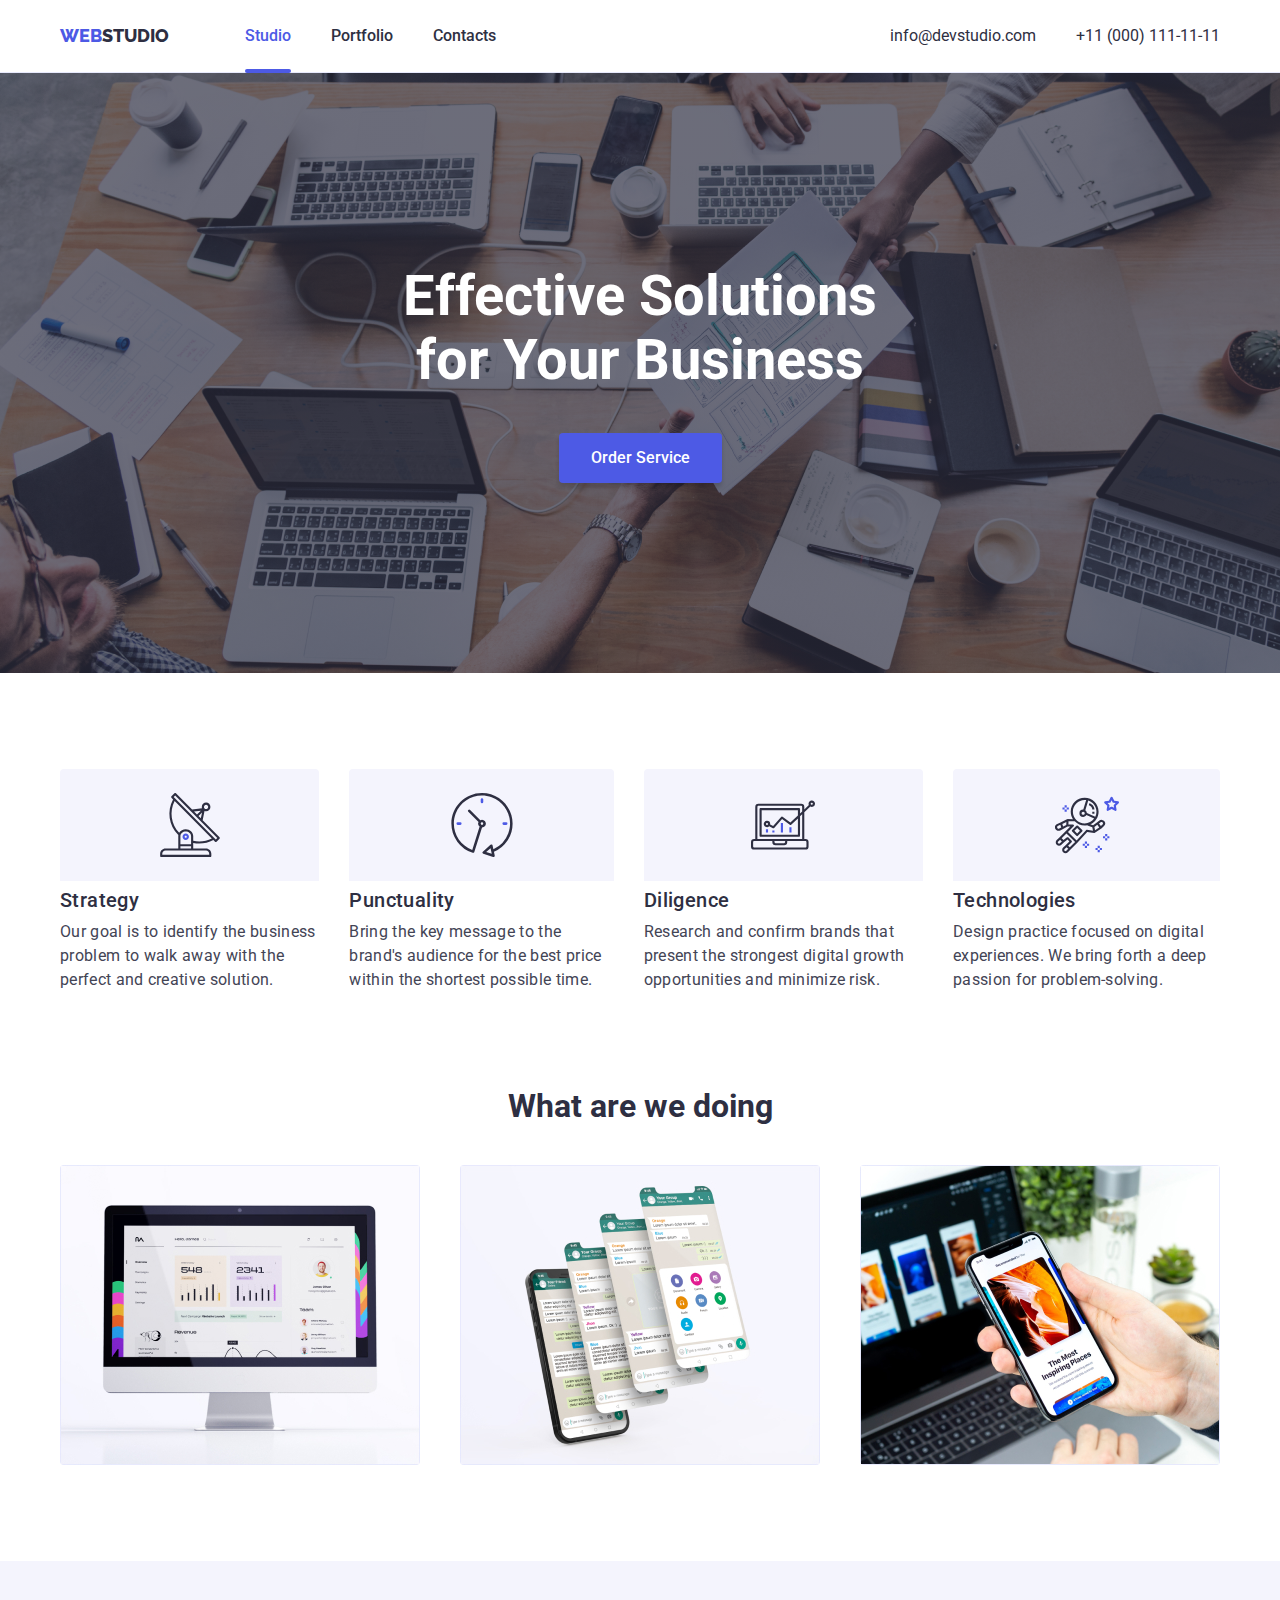
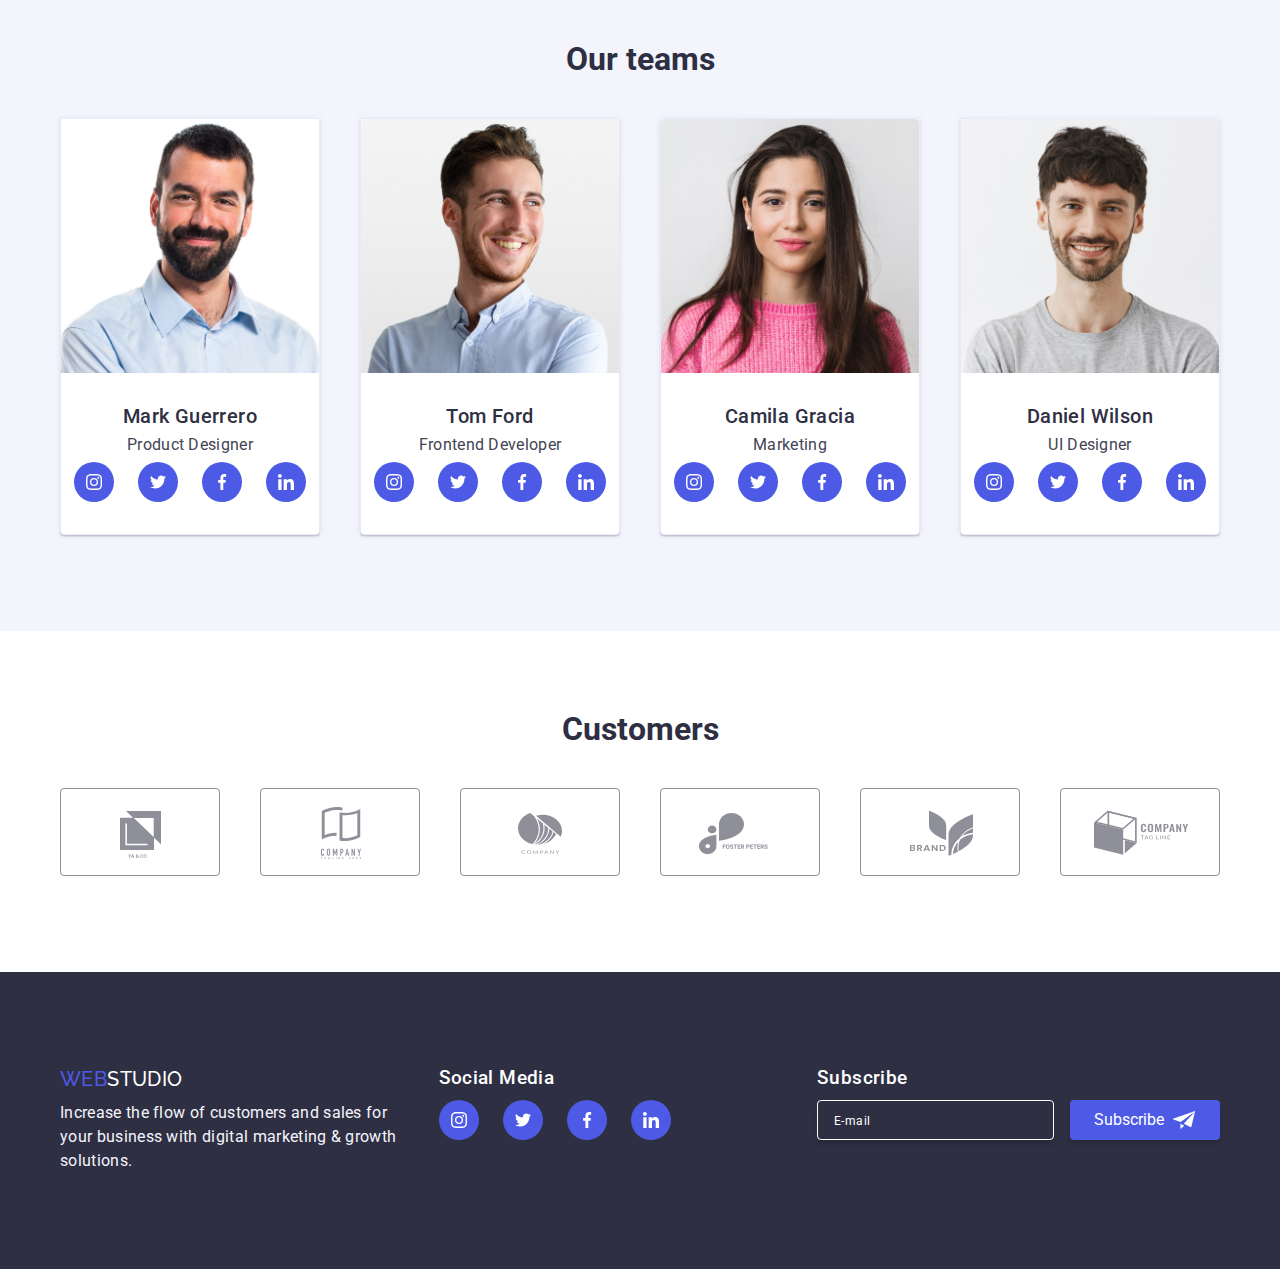
<file: index.html>
<!DOCTYPE html>
<html lang="en">

<head>
    <meta charset="UTF-8">
    <meta name="viewport" content="width=device-width, initial-scale=1.0">
    <title>Home</title>
    <link rel="stylesheet" href="css/styles.css">
    <link rel="stylesheet" href="css/normalize.css">

    <link rel="preconnect" href="https://fonts.googleapis.com">
    <link rel="preconnect" href="https://fonts.gstatic.com" crossorigin>
    <link
        href="https://fonts.googleapis.com/css2?family=Raleway:wght@800&family=Roboto:wght@400;500;700;900&display=swap"
        rel="stylesheet">
</head>

<body>
    <header class="header">
        <div class="header-container">
            <nav class="header-nav">
                <a href="index.html" class="logo">
                    <span class="logo-span">Web</span>Studio
                </a>
                <ul class="nav-lists">
                    <li class="active">
                        <a href="index.html">Studio</a>
                    </li>
                    <li>
                        <a href="portfolio.html">Portfolio</a>
                    </li>
                    <li>
                        <a href="#">Contacts</a>
                    </li>
                </ul>
            </nav>
    
            <address class="header-address">
                <a href="mailto:info@devstudio.com">info@devstudio.com</a>
                <a href="tel:+380000000000">+11 (000) 111-11-11</a>
            </address>
        </div>
    </header>

    <main class="main">
        <section class="hero">
            <div class="hero-container">
                <h1>
                    Effective Solutions <br />for Your Business
                </h1>

                <button type="button" data-modal-open>
                    Order Service
                </button>
            </div>
        </section>

        <section class="about">
            <div class="about-container">
                <ul class="about-lists">
                    <li class="about-list-item">
                        <div class="about-list-item-icon">
                            <svg width="64" height="64">
                                <use href="./images/svg/icons.svg#strategy"></use>
                            </svg>
                        </div>
                        <h3>Strategy</h3>
                        <p>
                            Our goal is to identify the business problem to walk away with the perfect and creative solution.
                        </p>
                    </li>
                    <li class="about-list-item">
                        <div class="about-list-item-icon">
                            <svg width="64" height="64">
                                <use href="./images/svg/icons.svg#punctuality"></use>
                            </svg>
                        </div>
                        <h3>Punctuality</h3>
                        <p>
                            Bring the key message to the brand's audience for the best price within the shortest possible time.
                        </p>
                    </li>
                    <li class="about-list-item">
                        <div class="about-list-item-icon">
                            <svg width="64" height="64">
                                <use href="./images/svg/icons.svg#deligence"></use>
                            </svg>
                        </div>
                        <h3>Diligence</h3>
                        <p>
                            Research and confirm brands that present the strongest digital growth opportunities and minimize risk.
                        </p>
                    </li>
                    <li class="about-list-item">
                        <div class="about-list-item-icon">
                            <svg width="64" height="64">
                                <use href="./images/svg/icons.svg#astronaut"></use>
                            </svg>
                        </div>
                        <h3>Technologies</h3>
                        <p>
                            Design practice focused on digital experiences. We bring forth a deep passion for problem-solving.
                        </p>
                    </li>
                </ul>
            </div>
        </section>

        <section class="services">
            <div class="services-container">
                <h2>
                    What are we doing
                </h2>

                <ul class="services-lists">
                    <li>
                        <img src="images/rectangle-71.jpg" alt="web design" />
                    </li>
                    <li>
                        <img src="images/rectangle-72.jpg" alt="web design" />
                    </li>
                    <li>
                        <img src="images/rectangle-73.jpg" alt="web design" />
                    </li>
                </ul>
            </div>
        </section>

        <section class="teams">
            <div class="teams-container">
                <h2>
                    Our teams
                </h2>

                <ul class="teams-lists">
                    <li class="teams-list-item">
                        <img src="images/img1.jpg" alt="Mark Guerrero Image" />
                        <div class="teams-list-item-details">
                            <h3>Mark Guerrero</h3>
                            <p>Product Designer</p>
                            <ul class="teams-social-list">
                                <li>
                                    <a href="#" target="_blank">
                                        <svg width="16" height="16">
                                            <use href="./images/svg/icons.svg#instagram"></use>
                                        </svg>
                                    </a>
                                </li>
                                <li>
                                    <a href="#" target="_blank">
                                        <svg width="16" height="16">
                                            <use href="./images/svg/icons.svg#twitter"></use>
                                        </svg>
                                    </a>
                                </li>
                                <li>
                                    <a href="#" target="_blank">
                                        <svg width="16" height="16">
                                            <use href="./images/svg/icons.svg#facebook"></use>
                                        </svg>
                                    </a>
                                </li>
                                <li>
                                    <a href="#" target="_blank">
                                        <svg width="16" height="16">
                                            <use href="./images/svg/icons.svg#linkedin"></use>
                                        </svg>
                                    </a>
                                </li>
                            </ul>
                        </div>
                    </li>
                    <li class="teams-list-item">
                        <img src="images/img2.jpg" alt="Tom Ford Image" />
                        <div class="teams-list-item-details">
                            <h3>Tom Ford</h3>
                            <p>Frontend Developer</p>
                            <ul class="teams-social-list">
                                <li>
                                    <a href="#" target="_blank">
                                        <svg width="16" height="16">
                                            <use href="./images/svg/icons.svg#instagram"></use>
                                        </svg>
                                    </a>
                                </li>
                                <li>
                                    <a href="#" target="_blank">
                                        <svg width="16" height="16">
                                            <use href="./images/svg/icons.svg#twitter"></use>
                                        </svg>
                                    </a>
                                </li>
                                <li>
                                    <a href="#" target="_blank">
                                        <svg width="16" height="16">
                                            <use href="./images/svg/icons.svg#facebook"></use>
                                        </svg>
                                    </a>
                                </li>
                                <li>
                                    <a href="#" target="_blank">
                                        <svg width="16" height="16">
                                            <use href="./images/svg/icons.svg#linkedin"></use>
                                        </svg>
                                    </a>
                                </li>
                            </ul>
                        </div>
                    </li>
                    <li class="teams-list-item">
                        <img src="images/img3.jpg" alt="Camila Gracia Image" />
                        <div class="teams-list-item-details">
                            <h3>Camila Gracia</h3>
                            <p>Marketing</p>
                            <ul class="teams-social-list">
                                <li>
                                    <a href="#" target="_blank">
                                        <svg width="16" height="16">
                                            <use href="./images/svg/icons.svg#instagram"></use>
                                        </svg>
                                    </a>
                                </li>
                                <li>
                                    <a href="#" target="_blank">
                                        <svg width="16" height="16">
                                            <use href="./images/svg/icons.svg#twitter"></use>
                                        </svg>
                                    </a>
                                </li>
                                <li>
                                    <a href="#" target="_blank">
                                        <svg width="16" height="16">
                                            <use href="./images/svg/icons.svg#facebook"></use>
                                        </svg>
                                    </a>
                                </li>
                                <li>
                                    <a href="#" target="_blank">
                                        <svg width="16" height="16">
                                            <use href="./images/svg/icons.svg#linkedin"></use>
                                        </svg>
                                    </a>
                                </li>
                            </ul>
                        </div>
                    </li>
                    <li class="teams-list-item">
                        <img src="images/img4.jpg" alt="Daniel Wilson Image" />
                        <div class="teams-list-item-details">
                            <h3>Daniel Wilson</h3>
                            <p>UI Designer</p>
                            <ul class="teams-social-list">
                                <li>
                                    <a href="#" target="_blank">
                                        <svg width="16" height="16">
                                            <use href="./images/svg/icons.svg#instagram"></use>
                                        </svg>
                                    </a>
                                </li>
                                <li>
                                    <a href="#" target="_blank">
                                        <svg width="16" height="16">
                                            <use href="./images/svg/icons.svg#twitter"></use>
                                        </svg>
                                    </a>
                                </li>
                                <li>
                                    <a href="#" target="_blank">
                                        <svg width="16" height="16">
                                            <use href="./images/svg/icons.svg#facebook"></use>
                                        </svg>
                                    </a>
                                </li>
                                <li>
                                    <a href="#" target="_blank">
                                        <svg width="16" height="16">
                                            <use href="./images/svg/icons.svg#linkedin"></use>
                                        </svg>
                                    </a>
                                </li>
                            </ul>
                        </div>
                    </li>
                </ul>
            </div>
        </section>

        <section class="customers">
            <div class="customers-container">
                <h2>
                    Customers
                </h2>

                <ul class="customers-lists">
                    <li class="customers-list-item">
                        <svg width="104" height="56">
                            <use href="./images/svg/icons.svg#client-1"></use>
                        </svg>
                    </li>
                    <li class="customers-list-item">
                        <svg width="104" height="56">
                            <use href="./images/svg/icons.svg#client-2"></use>
                        </svg>
                    </li>
                    <li class="customers-list-item">
                        <svg width="104" height="56">
                            <use href="./images/svg/icons.svg#client-3"></use>
                        </svg>
                    </li>
                    <li class="customers-list-item">
                        <svg width="104" height="56">
                            <use href="./images/svg/icons.svg#client-4"></use>
                        </svg>
                    </li>
                    <li class="customers-list-item">
                        <svg width="104" height="56">
                            <use href="./images/svg/icons.svg#client-5"></use>
                        </svg>
                    </li>
                    <li class="customers-list-item">
                        <svg width="104" height="56">
                            <use href="./images/svg/icons.svg#client-6"></use>
                        </svg>
                    </li>
                </ul>
            </div>
        </section>
    </main>

    <footer class="footer">
        <div class="footer-container">
            <ul class="footer-lists">
                <li class="footer-list-item">
                    <h3 class="logo">
                        <span class="logo-span">Web</span>Studio
                    </h3>
                    <p>
                        Increase the flow of customers and sales for your business with digital marketing & growth
                        solutions.
                    </p>
                </li>
                <li class="footer-list-item">
                    <h3>
                        Social Media
                    </h3>
                    <ul class="footer-social-lists">
                        <li class="footer-social-item">
                            <a href="#">
                                <svg width="16" height="16">
                                    <use href="./images/svg/icons.svg#instagram"></use>
                                </svg>
                            </a>
                        </li>
                        <li class="footer-social-item">
                            <a href="#">
                                <svg width="16" height="16">
                                    <use href="./images/svg/icons.svg#twitter"></use>
                                </svg>
                            </a>
                        </li>
                        <li class="footer-social-item">
                            <a href="#">
                                <svg width="16" height="16">
                                    <use href="./images/svg/icons.svg#facebook"></use>
                                </svg>
                            </a>
                        </li>
                        <li class="footer-social-item">
                            <a href="#">
                                <svg width="16" height="16">
                                    <use href="./images/svg/icons.svg#linkedin"></use>
                                </svg>
                            </a>
                        </li>
                    </ul>
                </li>
                <li class="footer-list-item">
                    <h3>
                        Subscribe
                    </h3>
                    <form action="#" class="footer-form">
                        <div class="footer-form-group">
                            <input type="email" placeholder="E-mail" />
                        </div>
                        <div class="footer-form-group">
                            <button type="submit">
                                Subscribe
                                <svg width="24" height="24">
                                    <use href="images/svg/icons.svg#paper-plane"></use>
                                </svg>
                            </button>
                        </div>
                    </form>
                </li>
                <!-- <li class="footer-list-item"></li> -->
            </ul>
        </div>
    </footer>

    <div class="modal is-hidden" data-modal>
        <div class="modal-content">
            <button class="modal-close" data-modal-close>
                <svg width="16" height="16">
                    <use href="./images/svg/icons.svg#cross"></use>
                </svg>
            </button>
            <div class="modal-header">
                <h3>Leave your contacts and we will call you back</h3>
            </div>
            <div class="modal-body">
                <form class="modal-form" method="POST" autocomplete="off" action="#">
                    <div class="form-group">
                        <label for="name">Name</label>
                        <div class="form-group-input">
                            <svg width="16" height="16">
                                <use href="./images/svg/icons.svg#user"></use>
                            </svg>
                            <input type="text" id="name" name="name" />
                        </div>
                    </div>
                    <div class="form-group">
                        <label for="phone">Phone</label>
                        <div class="form-group-input">
                            <svg width="16" height="16">
                                <use href="./images/svg/icons.svg#phone"></use>
                            </svg>
                            <input type="tel" id="phone" name="phone" />
                        </div>
                    </div>
                    <div class="form-group">
                        <label for="email">Email</label>
                        <div class="form-group-input">
                            <svg width="16" height="16">
                                <use href="./images/svg/icons.svg#email"></use>
                            </svg>
                            <input type="text" id="email" name="email" />
                        </div>
                    </div>
                    <div class="form-group">
                        <label for="comment">Comment</label>
                        <textarea id="comment" name="comment" placeholder="Text input"></textarea>
                    </div>
                    <div class="form-group-agree">
                        <input type="checkbox" id="agree" name="agree" />
                        <label for="agree">
                            <svg width="22" height="22">
                                <use href="./images/svg/icons.svg#check"></use>
                            </svg>
                            I accept the terms and conditions of the <a href="#">Privacy Policy</a>
                        </label>
                    </div>
                    <div class="submit-btn">
                        <button type="submit">Send</button>
                    </div>
                </form>
            </div>
        </div>
    </div>

    <script src="js/modal.js"></script>

</body>

</html>
</file>
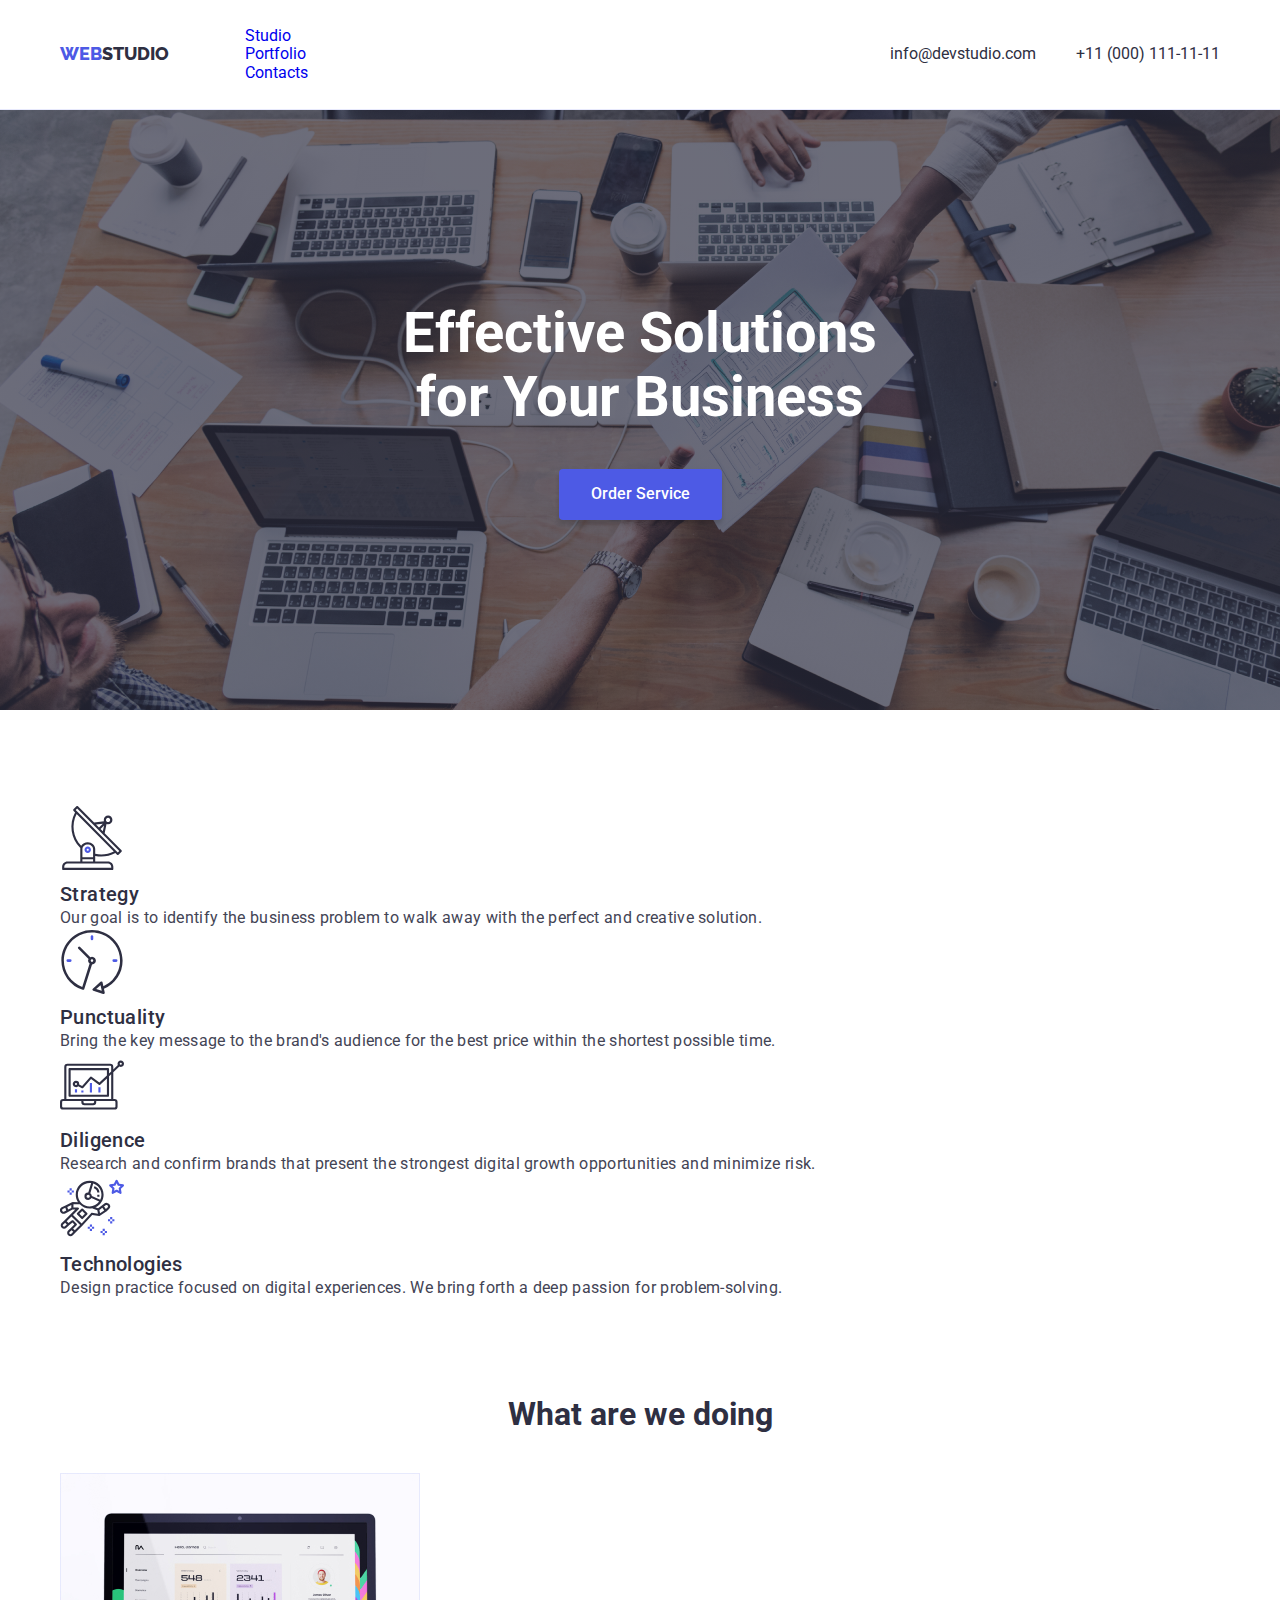
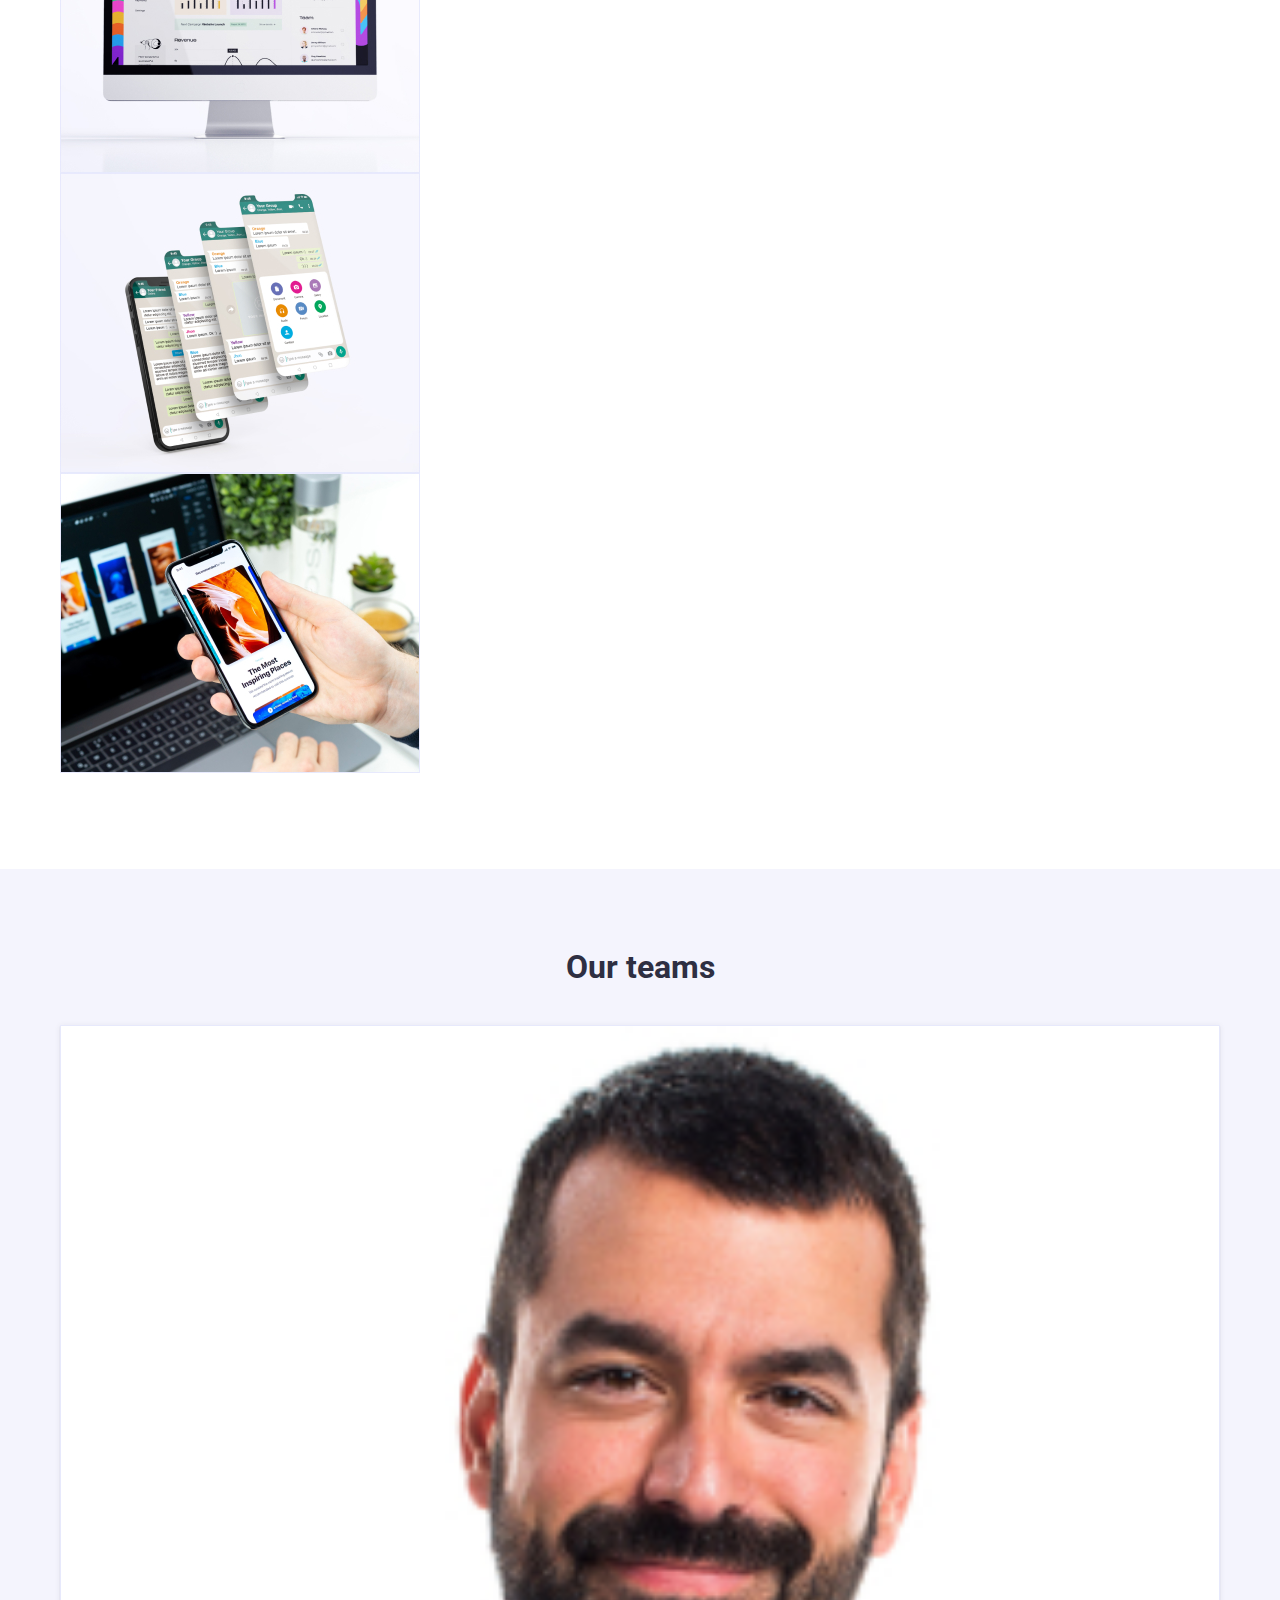
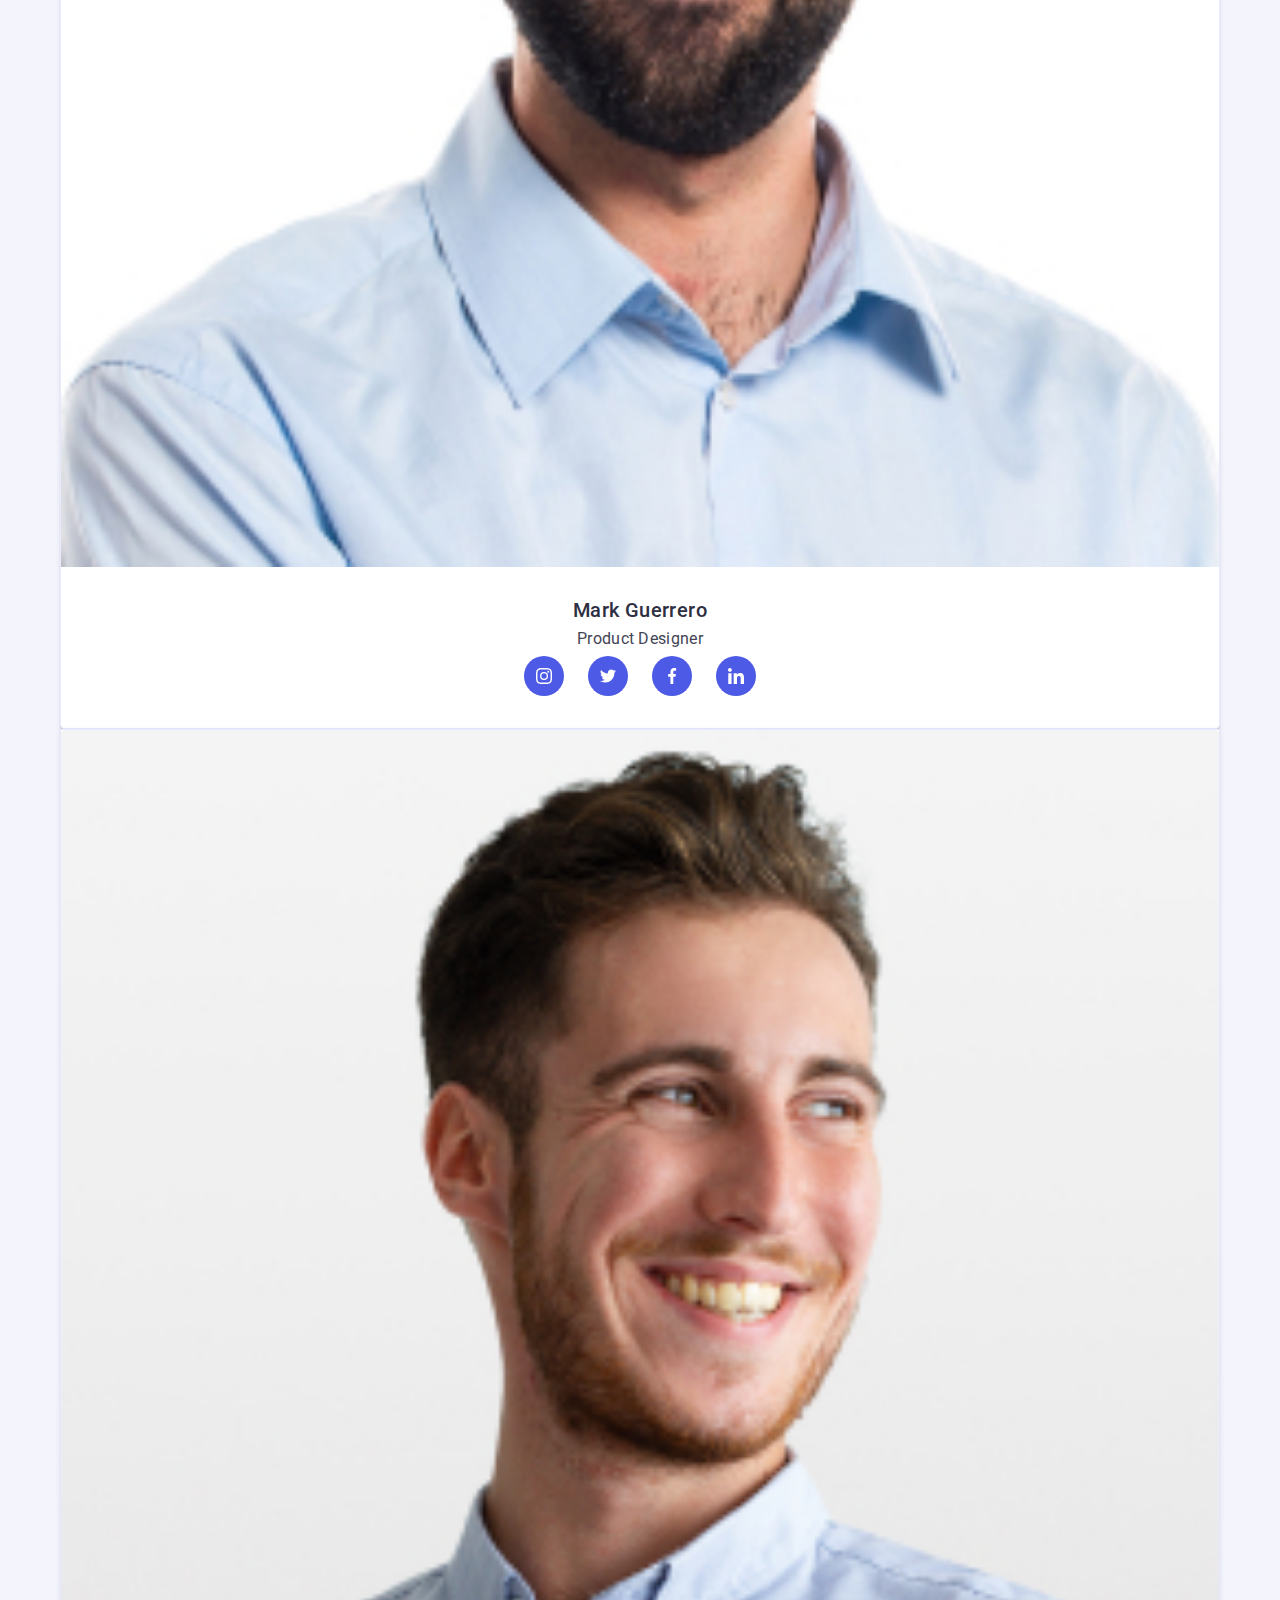
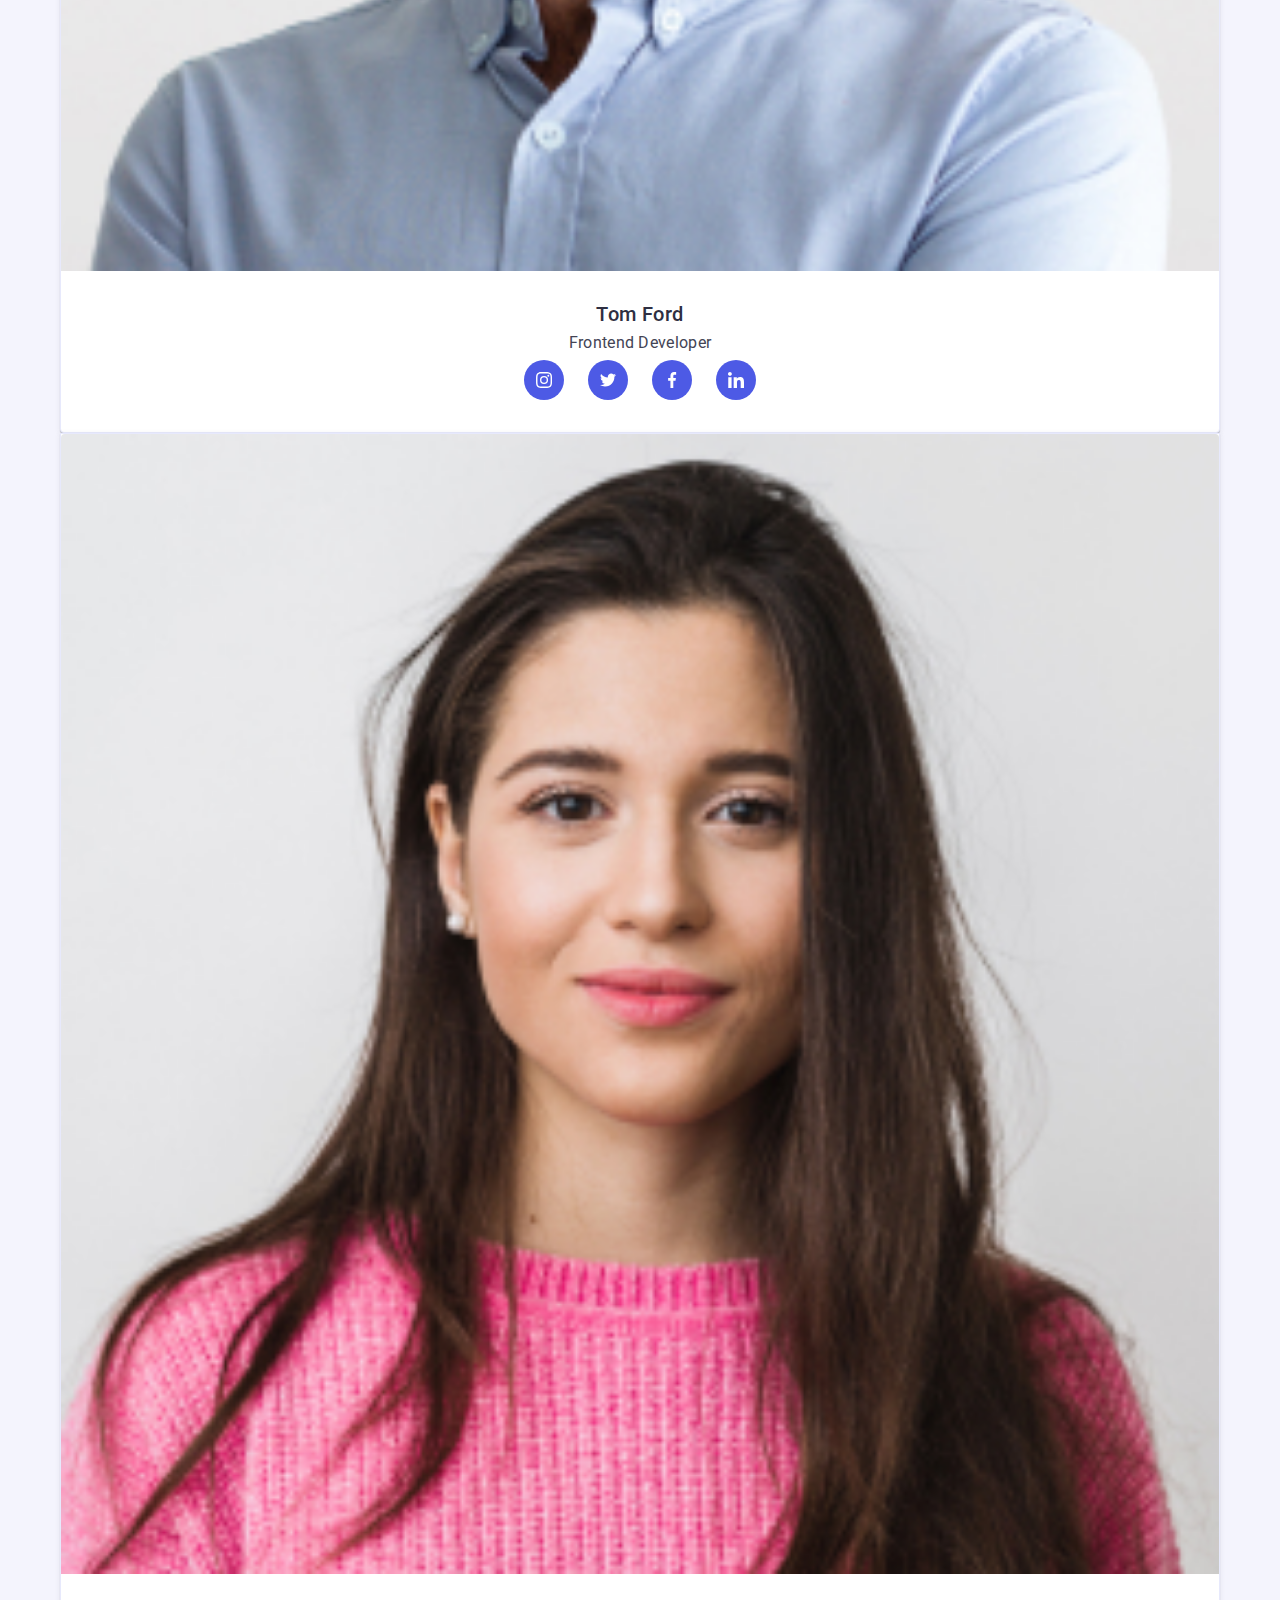
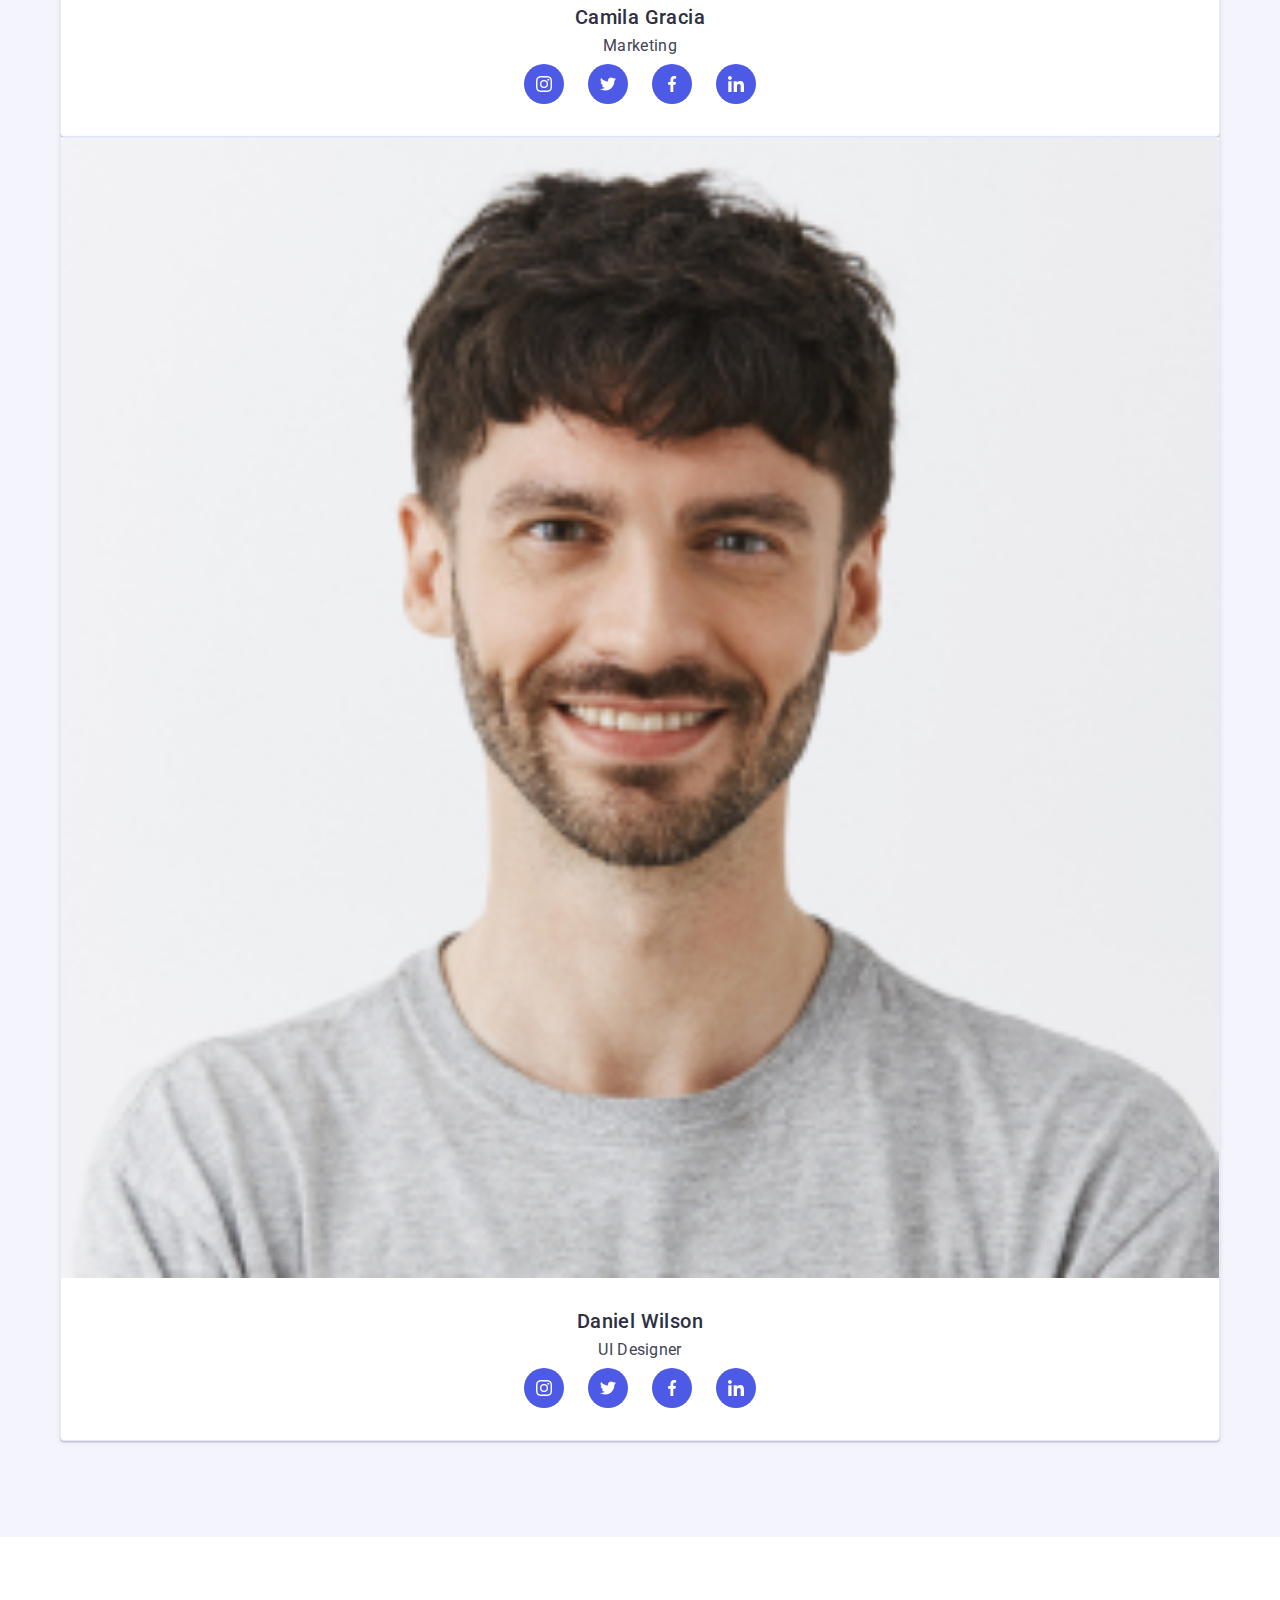
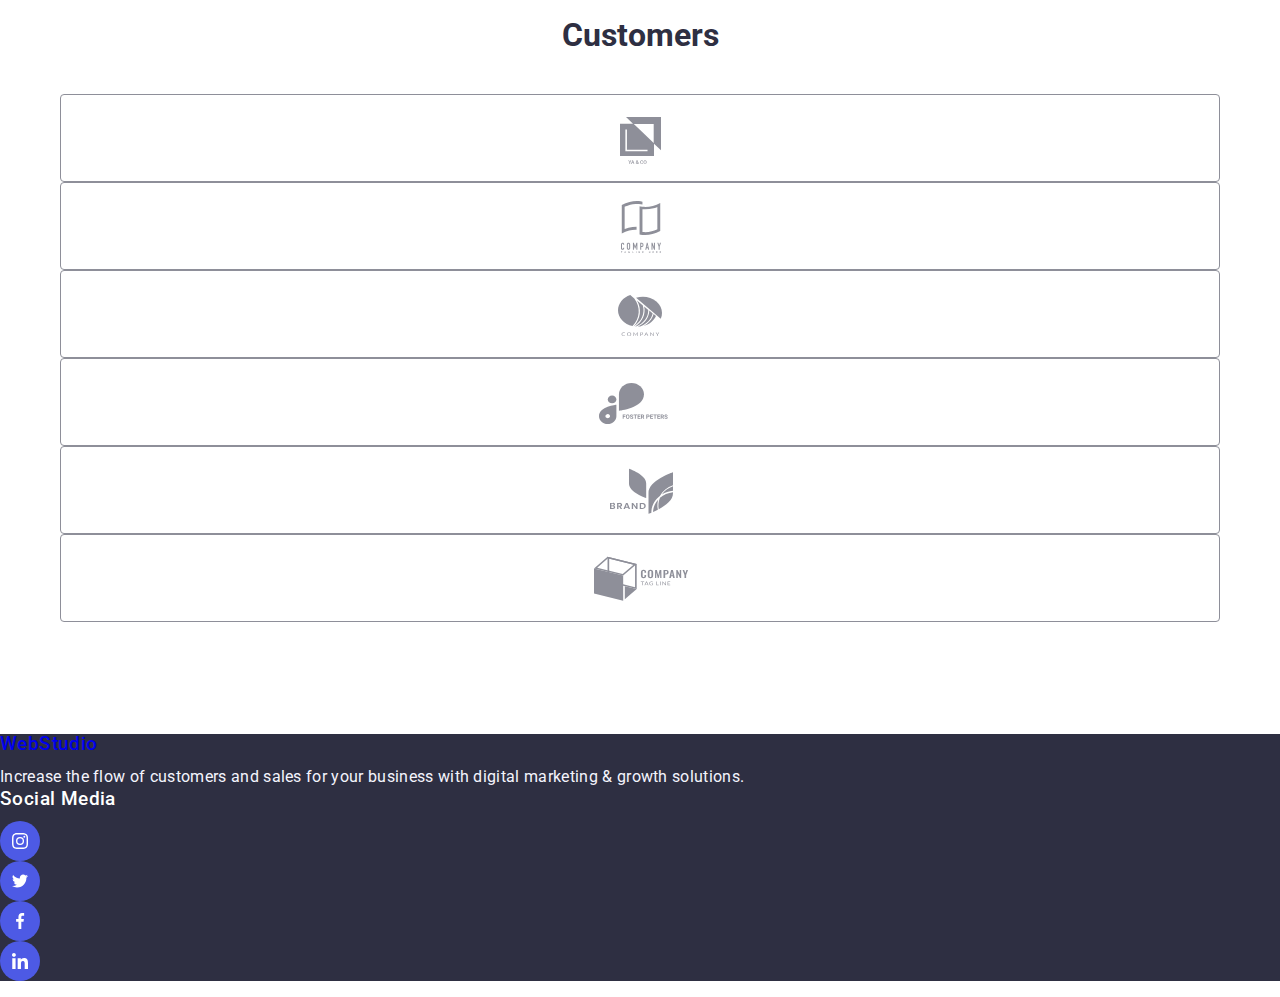
<file: _index.html>
<!DOCTYPE html>
<html lang="en">

<head>
    <meta charset="UTF-8">
    <meta name="viewport" content="width=device-width, initial-scale=1.0">
    <title>Home</title>
    <link rel="stylesheet" href="css/styles.css">
    <link rel="stylesheet" href="css/normalize.css">

    <link rel="preconnect" href="https://fonts.googleapis.com">
    <link rel="preconnect" href="https://fonts.gstatic.com" crossorigin>
    <link
        href="https://fonts.googleapis.com/css2?family=Raleway:wght@800&family=Roboto:wght@400;500;700;900&display=swap"
        rel="stylesheet">
</head>

<body>
    <header class="header">
        <div class="header-container">
            <nav class="header-nav">
                <a href="index.html" class="logo">
                    <span class="logo-span">Web</span>Studio
                </a>
                <ul class="nav-list">
                    <li class="nav-list-item">
                        <a href="index.html">Studio</a>
                    </li>
                    <li class="nav-list-item">
                        <a href="portfolio.html">Portfolio</a>
                    </li>
                    <li class="nav-list-item">
                        <a href="#">Contacts</a>
                    </li>
                </ul>
            </nav>
    
            <address class="header-address">
                <a href="mailto:info@devstudio.com">info@devstudio.com</a>
                <a href="tel:+380000000000">+11 (000) 111-11-11</a>
            </address>
        </div>
    </header>

    <main class="main">
        <section class="hero">
            <div class="hero-container">
                <h1 class="title">
                    Effective Solutions <br />for Your Business
                </h1>

                <button type="button" class="cta-btn">
                    Order Service
                </button>
            </div>
        </section>

        <section class="about">
            <div class="about-container">
                <h2 class="about-title" hidden>
                    Feature
                </h2>
                <ul class="about-list">
                    <li class="about-list-item">
                        <div class="about-list-item-img">
                            <svg class="about-icon" width="64" height="64">
                                <use href="./images/svg/icons.svg#strategy"></use>
                            </svg>
                        </div>
                        <div class="about-list-item-details">
                            <h3>Strategy</h3>
                            <p>
                                Our goal is to identify the business problem to walk away with the perfect and creative
                                solution.
                            </p>
                        </div>
                    </li>
                    <li class="about-list-item">
                        <div class="about-list-item-img">
                            <svg class="about-icon" width="64" height="64">
                                <use href="./images/svg/icons.svg#punctuality"></use>
                            </svg>
                        </div>
                        <div class="about-list-item-details">
                            <h3>Punctuality</h3>
                            <p>
                                Bring the key message to the brand's audience for the best price within the shortest possible time.
                            </p>
                        </div>
                    </li>
                    <li class="about-list-item">
                        <div class="about-list-item-img">
                            <svg class="about-icon" width="64" height="64">
                                <use href="./images/svg/icons.svg#deligence"></use>
                            </svg>
                        </div>
                        <div class="about-list-item-details">
                            <h3>Diligence</h3>
                            <p>
                                Research and confirm brands that present the strongest digital growth opportunities and
                                minimize risk.
                            </p>
                        </div>
                    </li>
                    <li class="about-list-item">
                        <div class="about-list-item-img">
                            <svg class="about-icon" width="64" height="64">
                                <use href="./images/svg/icons.svg#astronaut"></use>
                            </svg>
                        </div>
                        <div class="about-list-item-details">
                            <h3>Technologies</h3>
                            <p>
                                Design practice focused on digital experiences. We bring forth a deep passion for
                            problem-solving.
                            </p>
                        </div>
                    </li>
                </ul>
            </div>
        </section>

        <section class="services">
            <div class="services-container">
                <h2 class="services-title">
                    What are we doing
                </h2>

                <ul class="services-list">
                    <li class="services-list-item">
                        <img src="images/rectangle-71.jpg" alt="web design" class="services-list-item-img" />
                    </li>
                    <li class="services-list-item">
                        <img src="images/rectangle-72.jpg" alt="web design" class="services-list-item-img" />
                    </li>
                    <li class="services-list-item">
                        <img src="images/rectangle-73.jpg" alt="web design" class="services-list-item-img" />
                    </li>
                </ul>
            </div>
        </section>

        <section class="teams">
            <div class="teams-container">
                <h2 class="teams-title">
                    Our teams
                </h2>

                <ul class="teams-list">
                    <li class="teams-list-item">
                        <img src="images/img1.jpg" alt="Mark Guerrero Image" class="teams-list-item-img" />
                        <div class="teams-list-item-details">
                            <h3>Mark Guerrero</h3>
                            <p>Product Designer</p>
                            <ul class="teams-social-list">
                                <li class="social-list-item">
                                    <a href="#" target="_blank">
                                        <svg class="social-list-img" width="16" height="16">
                                            <use href="./images/svg/icons.svg#instagram"></use>
                                        </svg>
                                    </a>
                                </li>
                                <li class="social-list-item">
                                    <a href="#" target="_blank">
                                        <svg class="social-list-img" width="16" height="16">
                                            <use href="./images/svg/icons.svg#twitter"></use>
                                        </svg>
                                    </a>
                                </li>
                                <li class="social-list-item">
                                    <a href="#" target="_blank">
                                        <svg class="social-list-img" width="16" height="16">
                                            <use href="./images/svg/icons.svg#facebook"></use>
                                        </svg>
                                    </a>
                                </li>
                                <li class="social-list-item">
                                    <a href="#" target="_blank">
                                        <svg class="social-list-img" width="16" height="16">
                                            <use href="./images/svg/icons.svg#linkedin"></use>
                                        </svg>
                                    </a>
                                </li>
                            </ul>
                        </div>
                    </li>
                    <li class="teams-list-item">
                        <img src="images/img2.jpg" alt="Tom Ford Image" class="teams-list-item-img" />
                        <div class="teams-list-item-details">
                            <h3>Tom Ford</h3>
                            <p>Frontend Developer</p>
                            <ul class="teams-social-list">
                                <li class="social-list-item">
                                    <a href="#" target="_blank">
                                        <svg class="social-list-img" width="16" height="16">
                                            <use href="./images/svg/icons.svg#instagram"></use>
                                        </svg>
                                    </a>
                                </li>
                                <li class="social-list-item">
                                    <a href="#" target="_blank">
                                        <svg class="social-list-img" width="16" height="16">
                                            <use href="./images/svg/icons.svg#twitter"></use>
                                        </svg>
                                    </a>
                                </li>
                                <li class="social-list-item">
                                    <a href="#" target="_blank">
                                        <svg class="social-list-img" width="16" height="16">
                                            <use href="./images/svg/icons.svg#facebook"></use>
                                        </svg>
                                    </a>
                                </li>
                                <li class="social-list-item">
                                    <a href="#" target="_blank">
                                        <svg class="social-list-img" width="16" height="16">
                                            <use href="./images/svg/icons.svg#linkedin"></use>
                                        </svg>
                                    </a>
                                </li>
                            </ul>
                        </div>
                    </li>
                    <li class="teams-list-item">
                        <img src="images/img3.jpg" alt="Camila Gracia Image" class="teams-list-item-img" />
                        <div class="teams-list-item-details">
                            <h3>Camila Gracia</h3>
                            <p>Marketing</p>
                            <ul class="teams-social-list">
                                <li class="social-list-item">
                                    <a href="#" target="_blank">
                                        <svg class="social-list-img" width="16" height="16">
                                            <use href="./images/svg/icons.svg#instagram"></use>
                                        </svg>
                                    </a>
                                </li>
                                <li class="social-list-item">
                                    <a href="#" target="_blank">
                                        <svg class="social-list-img" width="16" height="16">
                                            <use href="./images/svg/icons.svg#twitter"></use>
                                        </svg>
                                    </a>
                                </li>
                                <li class="social-list-item">
                                    <a href="#" target="_blank">
                                        <svg class="social-list-img" width="16" height="16">
                                            <use href="./images/svg/icons.svg#facebook"></use>
                                        </svg>
                                    </a>
                                </li>
                                <li class="social-list-item">
                                    <a href="#" target="_blank">
                                        <svg class="social-list-img" width="16" height="16">
                                            <use href="./images/svg/icons.svg#linkedin"></use>
                                        </svg>
                                    </a>
                                </li>
                            </ul>
                        </div>
                    </li>
                    <li class="teams-list-item">
                        <img src="images/img4.jpg" alt="Daniel Wilson Image" class="teams-list-item-img" />
                        <div class="teams-list-item-details">
                            <h3>Daniel Wilson</h3>
                            <p>UI Designer</p>
                            <ul class="teams-social-list">
                                <li class="social-list-item">
                                    <a href="#" target="_blank">
                                        <svg class="social-list-img" width="16" height="16">
                                            <use href="./images/svg/icons.svg#instagram"></use>
                                        </svg>
                                    </a>
                                </li>
                                <li class="social-list-item">
                                    <a href="#" target="_blank">
                                        <svg class="social-list-img" width="16" height="16">
                                            <use href="./images/svg/icons.svg#twitter"></use>
                                        </svg>
                                    </a>
                                </li>
                                <li class="social-list-item">
                                    <a href="#" target="_blank">
                                        <svg class="social-list-img" width="16" height="16">
                                            <use href="./images/svg/icons.svg#facebook"></use>
                                        </svg>
                                    </a>
                                </li>
                                <li class="social-list-item">
                                    <a href="#" target="_blank">
                                        <svg class="social-list-img" width="16" height="16">
                                            <use href="./images/svg/icons.svg#linkedin"></use>
                                        </svg>
                                    </a>
                                </li>
                            </ul>
                        </div>
                    </li>
                </ul>
            </div>
        </section>

        <section class="customers">
            <div class="customers-container">
                <h2 class="customers-title">
                    Customers
                </h2>

                <ul class="customers-list">
                    <li class="customers-list-item">
                        <svg class="customers-list-item-img" width="104" height="56">
                            <use href="./images/svg/icons.svg#client-1"></use>
                        </svg>
                    </li>
                    <li class="customers-list-item">
                        <svg class="customers-list-item-img" width="104" height="56">
                            <use href="./images/svg/icons.svg#client-2"></use>
                        </svg>
                    </li>
                    <li class="customers-list-item">
                        <svg class="customers-list-item-img" width="104" height="56">
                            <use href="./images/svg/icons.svg#client-3"></use>
                        </svg>
                    </li>
                    <li class="customers-list-item">
                        <svg class="customers-list-item-img" width="104" height="56">
                            <use href="./images/svg/icons.svg#client-4"></use>
                        </svg>
                    </li>
                    <li class="customers-list-item">
                        <svg class="customers-list-item-img" width="104" height="56">
                            <use href="./images/svg/icons.svg#client-5"></use>
                        </svg>
                    </li>
                    <li class="customers-list-item">
                        <svg class="customers-list-item-img" width="104" height="56">
                            <use href="./images/svg/icons.svg#client-6"></use>
                        </svg>
                    </li>
                </ul>
            </div>
        </section>
    </main>

    <footer class="footer">
        <ul class="footer-list">
            <li class="footer-list-item">
                <h3 class="footer-item-title">
                    <a href="index.html" class="f-logo">
                        <span class="f-logo-span">Web</span>Studio
                    </a>
                </h3>
                <p class="f-logo-text">
                    Increase the flow of customers and sales for your business with digital marketing & growth
                    solutions.
                </p>
            </li>
            <li class="footer-list-item">
                <h3 class="footer-item-title">
                    Social Media
                </h3>
                <ul class="footer-social-list">
                    <li class="footer-social-item">
                        <a href="#">
                            <svg class="footer-social-list-img" width="16" height="16">
                                <use href="./images/svg/icons.svg#instagram"></use>
                            </svg>
                        </a>
                    </li>
                    <li class="footer-social-item">
                        <a href="#">
                            <svg class="footer-social-list-img" width="16" height="16">
                                <use href="./images/svg/icons.svg#twitter"></use>
                            </svg>
                        </a>
                    </li>
                    <li class="footer-social-item">
                        <a href="#">
                            <svg class="footer-social-list-img" width="16" height="16">
                                <use href="./images/svg/icons.svg#facebook"></use>
                            </svg>
                        </a>
                    </li>
                    <li class="footer-social-item">
                        <a href="#">
                            <svg class="footer-social-list-img" width="16" height="16">
                                <use href="./images/svg/icons.svg#linkedin"></use>
                            </svg>
                        </a>
                    </li>
                </ul>
            </li>
        </ul>
    </footer>
</body>

</html>
</file>
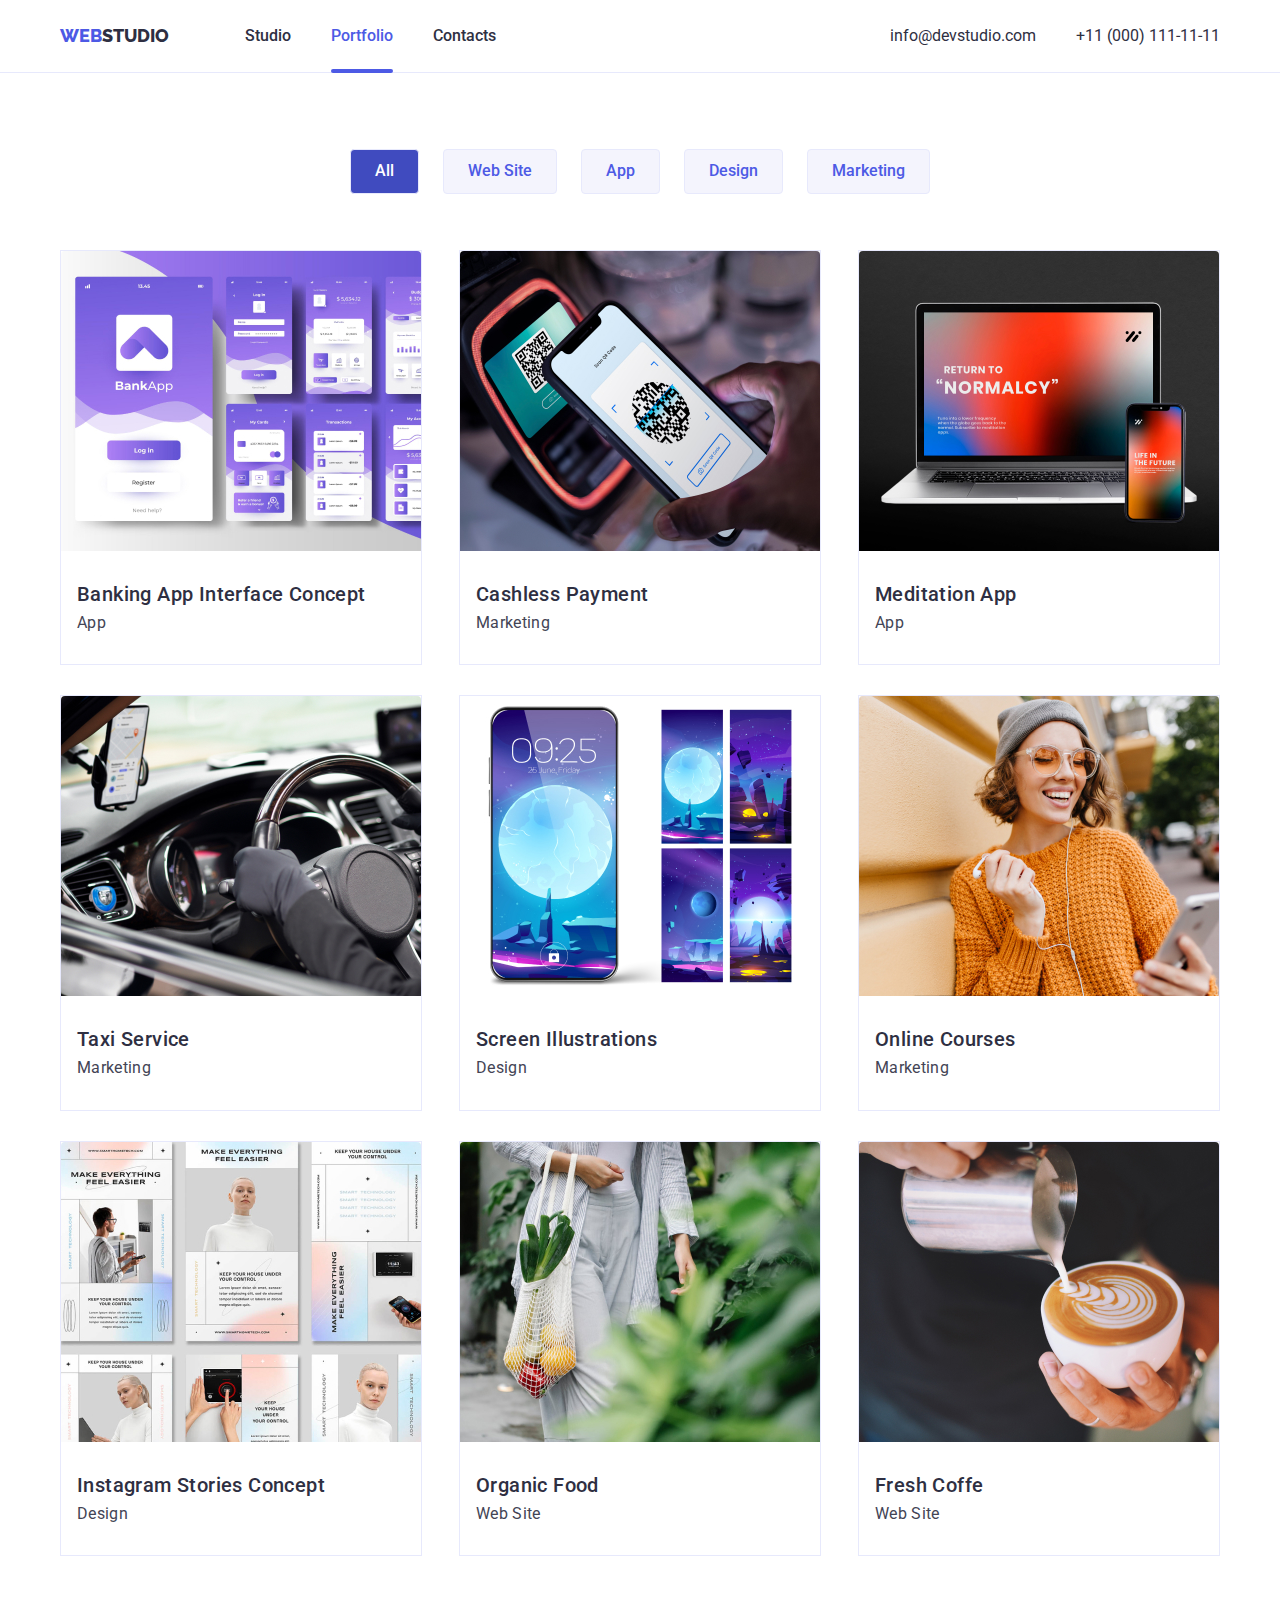
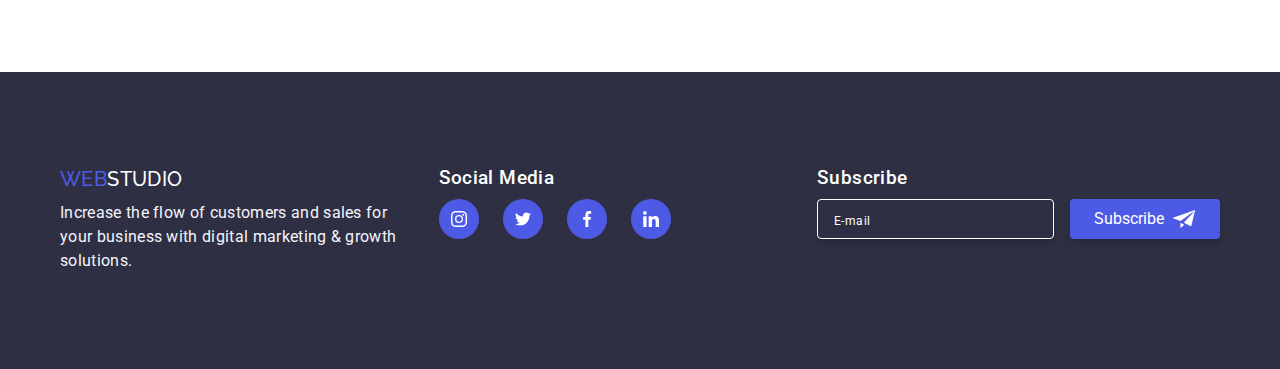
<file: portfolio.html>
<!DOCTYPE html>
<html lang="en">

<head>
    <meta charset="UTF-8">
    <meta name="viewport" content="width=device-width, initial-scale=1.0">
    <title>Portfolio</title>
    <link rel="stylesheet" href="css/styles.css">
    <link rel="stylesheet" href="css/normalize.css">

    <link rel="preconnect" href="https://fonts.googleapis.com">
    <link rel="preconnect" href="https://fonts.gstatic.com" crossorigin>
    <link
        href="https://fonts.googleapis.com/css2?family=Raleway:wght@800&family=Roboto:wght@400;500;700;900&display=swap"
        rel="stylesheet">
</head>

<body>
    <header class="header">
        <div class="header-container">
            <nav class="header-nav">
                <a href="index.html" class="logo">
                    <span class="logo-span">Web</span>Studio
                </a>
                <ul class="nav-lists">
                    <li>
                        <a href="index.html">Studio</a>
                    </li>
                    <li class="active">
                        <a href="portfolio.html">Portfolio</a>
                    </li>
                    <li>
                        <a href="#">Contacts</a>
                    </li>
                </ul>
            </nav>
    
            <address class="header-address">
                <a href="mailto:info@devstudio.com">info@devstudio.com</a>
                <a href="tel:+380000000000">+11 (000) 111-11-11</a>
            </address>
        </div>
    </header>

    <main class="main">
        <section class="portfolio">
            <div class="portfolio-container">
                <ul class="portfolio-filter-lists">
                    <li class="filter-list-item">
                        <button type="button" class="filter-buttons filter-active">All</button>
                    </li>
                    <li class="filter-list-item">
                        <button type="button" class="filter-buttons">Web Site</button>
                    </li>
                    <li class="filter-list-item">
                        <button type="button" class="filter-buttons">App</button>
                    </li>
                    <li class="filter-list-item">
                        <button type="button" class="filter-buttons">Design</button>
                    </li>
                    <li class="filter-list-item">
                        <button type="button" class="filter-buttons">Marketing</button>
                    </li>
                </ul>

                <ul class="portfolio-lists">
                    <li class="portfolio-list-item">
                        <figure class="portfolio-list-item-figure">
                            <img src="images/portfolio1.jpg" alt="Portfolio image" />
                            <figcaption>
                                Lorem ipsum dolor sit amet consectetur adipisicing elit. Quisquam, voluptatum.
                            </figcaption>
                        </figure>
                        <div class="list-item-content">
                            <h3>Banking App Interface Concept</h3>
                            <p>App</p>
                        </div>
                    </li>
                    <li class="portfolio-list-item">
                        <figure class="portfolio-list-item-figure">
                            <img src="images/portfolio2.jpg" alt="Portfolio image" />
                            <figcaption>
                                Lorem ipsum dolor sit amet consectetur adipisicing elit. Quisquam, voluptatum.
                            </figcaption>
                        </figure>
                        <div class="list-item-content">
                            <h3>Cashless Payment</h3>
                            <p>Marketing</p>
                        </div>
                    </li>
                    <li class="portfolio-list-item">
                        <figure class="portfolio-list-item-figure">
                            <img src="images/portfolio3.jpg" alt="Portfolio image" />
                            <figcaption>
                                Lorem ipsum dolor sit amet consectetur adipisicing elit. Quisquam, voluptatum.
                            </figcaption>
                        </figure>
                        <div class="list-item-content">
                            <h3>Meditation App</h3>
                            <p>App</p>
                        </div>
                    </li>
                    <li class="portfolio-list-item">
                        <figure class="portfolio-list-item-figure">
                            <img src="images/portfolio4.jpg" alt="Portfolio image" />
                            <figcaption>
                                Lorem ipsum dolor sit amet consectetur adipisicing elit. Quisquam, voluptatum.
                            </figcaption>
                        </figure>
                        <div class="list-item-content">
                            <h3>Taxi Service</h3>
                            <p>Marketing</p>
                        </div>
                    </li>
                    <li class="portfolio-list-item">
                        <figure class="portfolio-list-item-figure">
                            <img src="images/portfolio5.jpg" alt="Portfolio image" />
                            <figcaption>
                                Lorem ipsum dolor sit amet consectetur adipisicing elit. Quisquam, voluptatum.
                            </figcaption>
                        </figure>
                        <div class="list-item-content">
                            <h3>Screen Illustrations</h3>
                            <p>Design</p>
                        </div>
                    </li>
                    <li class="portfolio-list-item">
                        <figure class="portfolio-list-item-figure">
                            <img src="images/portfolio6.jpg" alt="Portfolio image" />
                            <figcaption>
                                Lorem ipsum dolor sit amet consectetur adipisicing elit. Quisquam, voluptatum.
                            </figcaption>
                        </figure>
                        <div class="list-item-content">
                            <h3>Online Courses</h3>
                            <p>Marketing</p>
                        </div>
                    </li>
                    <li class="portfolio-list-item">
                        <figure class="portfolio-list-item-figure">
                            <img src="images/portfolio7.jpg" alt="Portfolio image" />
                            <figcaption>
                                Lorem ipsum dolor sit amet consectetur adipisicing elit. Quisquam, voluptatum.
                            </figcaption>
                        </figure>
                        <div class="list-item-content">
                            <h3>Instagram Stories Concept</h3>
                            <p>Design</p>
                        </div>
                    </li>
                    <li class="portfolio-list-item">
                        <figure class="portfolio-list-item-figure">
                            <img src="images/portfolio8.jpg" alt="Portfolio image" />
                            <figcaption>
                                Lorem ipsum dolor sit amet consectetur adipisicing elit. Quisquam, voluptatum.
                            </figcaption>
                        </figure>
                        <div class="list-item-content">
                            <h3>Organic Food</h3>
                            <p>Web Site</p>
                        </div>
                    </li>
                    <li class="portfolio-list-item">
                        <figure class="portfolio-list-item-figure">
                            <img src="images/portfolio9.jpg" alt="Portfolio image" />
                            <figcaption>
                                Lorem ipsum dolor sit amet consectetur adipisicing elit. Quisquam, voluptatum.
                            </figcaption>
                        </figure>
                        <div class="list-item-content">
                            <h3>Fresh Coffe</h3>
                            <p>Web Site</p>
                        </div>
                    </li>
                </ul>
            </div>
        </section>
    </main>

    <footer class="footer">
        <div class="footer-container">
            <ul class="footer-lists">
                <li class="footer-list-item">
                    <h3 class="logo">
                        <span class="logo-span">Web</span>Studio
                    </h3>
                    <p>
                        Increase the flow of customers and sales for your business with digital marketing & growth
                        solutions.
                    </p>
                </li>
                <li class="footer-list-item">
                    <h3>
                        Social Media
                    </h3>
                    <ul class="footer-social-lists">
                        <li class="footer-social-item">
                            <a href="#">
                                <svg width="16" height="16">
                                    <use href="./images/svg/icons.svg#instagram"></use>
                                </svg>
                            </a>
                        </li>
                        <li class="footer-social-item">
                            <a href="#">
                                <svg width="16" height="16">
                                    <use href="./images/svg/icons.svg#twitter"></use>
                                </svg>
                            </a>
                        </li>
                        <li class="footer-social-item">
                            <a href="#">
                                <svg width="16" height="16">
                                    <use href="./images/svg/icons.svg#facebook"></use>
                                </svg>
                            </a>
                        </li>
                        <li class="footer-social-item">
                            <a href="#">
                                <svg width="16" height="16">
                                    <use href="./images/svg/icons.svg#linkedin"></use>
                                </svg>
                            </a>
                        </li>
                    </ul>
                </li>
                <li class="footer-list-item">
                    <h3>
                        Subscribe
                    </h3>
                    <form action="#" class="footer-form">
                        <div class="footer-form-group">
                            <input type="email" placeholder="E-mail" />
                        </div>
                        <div class="footer-form-group">
                            <button type="submit">
                                Subscribe
                                <svg width="24" height="24">
                                    <use href="images/svg/icons.svg#paper-plane"></use>
                                </svg>
                            </button>
                        </div>
                    </form>
                </li>
                <!-- <li class="footer-list-item"></li> -->
            </ul>
        </div>
    </footer>
</body>

</html>
</file>
<file: css/styles.css>
:root {
    --white: #FFFFFF;
    --cloud: #F4F4FD;
    --cornflower: #E7E9FC;
    --iris: #4D5AE5;
    --slate: #434455;
    --navyblue: #2E2F42;
    --ocean: #404BBF;
    --green: #31D0AA;
    --lightslate: #8E8F99;
    --navybluemodal: #2E2F4266;
    --grey: #2E2F42B2;
    --diary: #FCFCFC;
    --transition-duration: 250ms;
    --animation-timing-function: cubic-bezier(0, .76, .18, 1);
}

body {
    margin: 0;
    padding: 0;
    box-sizing: border-box;
    font-family: "Roboto", sans-serif;
}

h1,
h2,
h3,
h4,
h5,
h6 {
    margin: 0;
    padding: 0;
    font-family: "Raleway", sans-serif;
}

p{
    margin: 0;
    padding: 0;
    font-family: "Roboto", sans-serif;
}

a {
    text-decoration: none;
}

ul {
    list-style: none;
    padding: 0;
}

button {
    border: none;
    outline: none;
    cursor: pointer;
}

figure{
    margin: 0;
}

img{
    display: block;
}

.header{
    width: 100%;
    border-bottom: 1px solid var(--cornflower);
    background: var(--white);
    padding: 11px 0px;
}

.header-container {
    max-width: 1200px;
    margin: 0 auto;
    display: flex;
    justify-content: space-between;
    align-items: center;
    padding: 0 20px;
}

.header-nav{
    display: flex;
    justify-content: space-between;
    align-items: center;
    gap: 76px;
}

.header-nav .logo {
    color: var(--navyblue);
    font-family: "Raleway", sans-serif;
    font-size: 18px;
    font-style: normal;
    font-weight: 800;
    text-transform: uppercase;
    text-decoration: none;
}

.header-nav .logo-span {
    color: var(--iris);
}

.nav-lists{
    display: flex;
    justify-content: center;
    align-items: center;
    gap: 40px;
}

.nav-lists li{
    position: relative;
}

.nav-lists li::after{
    content: "";
    position: absolute;
    bottom: -28px;
    left: 0;
    width: 0%;
    height: 4px;
    border-radius: 2px;
    background: var(--iris);
    transition: width var(--transition-duration) var(--animation-timing-function);
}

.nav-lists li a {
    font-size: 16px;
    font-weight: 500;
    color: var(--navyblue);
    transition: color var(--transition-duration) var(--animation-timing-function);
}

.nav-lists li:hover a, .nav-lists li:hover::after {
    color: var(--iris);
    width: 100%;
}

.nav-lists li.active a, .nav-lists li.active::after {
    color: var(--iris);
    width: 100%;
}

.header-address {
    display: flex;
    align-items: center;
    gap: 40px;
}

.header-address a {
    font-style: normal;
    color: var(--navyblue);
    transition: color var(--transition-duration) var(--animation-timing-function);
}

.header-address a:hover {
    color: var(--iris);
}

main {
    display: block;
    width: 100%;
}

.hero {
    background: linear-gradient(rgba(46, 47, 66, 0.70), rgba(46, 47, 66, 0.70)), url('./../images/people-office-1.jpg');
    width: 100%;
}

.hero-container{
    max-width: 1200px;
    margin: 0 auto;
    height: 600px;
    display: flex;
    justify-content: center;
    align-items: center;
    flex-direction: column;
    gap: 40px;
}

.hero-container h1 {
    font-family: "Roboto", sans-serif;
    font-size: 56px;
    font-style: normal;
    font-weight: 700;
    text-align: center;
    color: var(--white);
}

.hero-container button {
    font-size: 16px;
    font-weight: 500;
    padding: 16px 32px;
    text-transform: capitalize;
    border-radius: 4px;
    color: var(--white);
    background: var(--iris);
    box-shadow: 0px 4px 4px 0px rgba(0, 0, 0, 0.15);
    transition: all var(--transition-duration) var(--animation-timing-function);
}

.hero-container button:hover {
    background: var(--ocean);
}

.hero-container button:active {
    transform: scale(0.95);
}

.about{
    width: 100%;
}

.about-container{
    max-width: 1200px;
    margin: 0 auto;
    padding: 80px 20px;
}

.about-lists{
    display: flex;
    justify-content: center;
    align-items: center;
    gap: 30px;
}

.about-list-item {
    display: flex;
    flex-direction: column;
    gap: 8px;
}

.about-list-item-icon {
    height: 112px;
    width: 100%;
    border-radius: 4px 4px 0px 0px;
    background: var(--cloud);
    display: flex;
    justify-content: center;
    align-items: center;
}

.about-list-item h3 {
    font-size: 20px;
    font-family: "Roboto", sans-serif;
    font-weight: 500;
    letter-spacing: 0.4px;
    color: var(--navyblue);
}

.about-list-item p {
    color: var(--slate);
    letter-spacing: 0.32px;
    line-height: 24px;
}

.services{
    width: 100%;
}

.services-container{
    max-width: 1200px;
    margin: 0 auto;
    padding: 0 20px 80px;
}

.services-container h2{
    font-family: "Roboto",
    sans-serif;
    font-size: 32px;
    font-style: normal;
    font-weight: 700;
    text-align: center;
    color: var(--navyblue);
    margin-bottom: 40px;
}

.services-container .services-lists{
    width: 100%;
    display: flex;
    justify-content: space-between;
    align-items: center;
    gap: 40px;
}

.services-lists li img{
    width: 100%;
    height: 100%;
    border-radius: 4px;
}

.teams{
    width: 100%;
    background-color: var(--cloud);
}

.teams-container{
    max-width: 1200px;
    margin: 0 auto;
    padding: 80px 20px;
}

.teams-container h2{
    font-family: "Roboto",
    sans-serif;
    font-size: 32px;
    font-style: normal;
    font-weight: 700;
    text-align: center;
    color: var(--navyblue);
    margin-bottom: 40px;
}

.teams-container .teams-lists{
    display: flex;
    justify-content: space-between;
    align-items: center;
    gap: 40px;
}

.teams-list-item{
    border: 1px solid var(--cornflower);
    box-shadow: 0px 2px 1px 0px rgba(46, 47, 66, 0.08),
    0px 1px 1px 0px rgba(46, 47, 66, 0.16),
    0px 1px 6px 0px rgba(46, 47, 66, 0.08);
    border-radius: 0px 0px 4px 4px;
    background: var(--white);
}

.teams-list-item:hover{
    box-shadow: 0px 4px 2px 0px rgba(46, 47, 66, 0.08),
    0px 2px 2px 0px rgba(46, 47, 66, 0.16),
    0px 2px 7px 0px rgba(46, 47, 66, 0.08);
}

.teams-list-item img{
    width: 100%;
    height: 100%;
    border-radius: 4px 4px 0px 0px;
}

.teams-list-item-details{
    padding: 32px 0px;
    display: flex;
    justify-content: center;
    align-items: center;
    flex-direction: column;
    gap: 8px;
}

.teams-list-item-details h3{
    font-family: "Roboto", sans-serif;
    font-size: 20px;
    font-weight: 500;
    letter-spacing: 0.4px;
    color: var(--navyblue);
}

.teams-list-item-details p{
    color: var(--slate);
    letter-spacing: 0.32px;
}

.teams-social-list{
    display: flex;
    justify-content: center;
    align-items: center;
    gap: 24px;
}

.teams-social-list li{
    display: flex;
    justify-content: center;
    align-items: center;
    width: 40px;
    height: 40px;
}

.teams-social-list li a{
    display: flex;
    justify-content: center;
    align-items: center;
    width: 100%;
    height: 100%;
    background: var(--iris);
    border-radius: 50%;
    transition: all var(--transition-duration) var(--animation-timing-function);
}

.teams-social-list li a:hover{
    background: var(--ocean);
}

.teams-social-list li a:active{
    background: var(--green);
}

.teams-social-list li a svg{
    fill: var(--white);
}

.customers{
    width: 100%;
}

.customers-container{
    max-width: 1200px;
    margin: 0 auto;
    padding: 80px 20px;
}

.customers-container h2{
    font-family: "Roboto",
    sans-serif;
    font-size: 32px;
    font-style: normal;
    font-weight: 700;
    text-align: center;
    color: var(--navyblue);
    margin-bottom: 40px;
}

.customers-lists{
    display: flex;
    justify-content: space-between;
    align-items: center;
    gap: 40px;
}

.customers-list-item{
    width: 100%;
    height: 88px;
    border: 1px solid var(--lightslate);
    border-radius: 4px;
    display: flex;
    justify-content: center;
    align-items: center;
    transition: all var(--transition-duration) var(--animation-timing-function);
}

.customers-list-item:hover{
    border-color: var(--iris);
}

.customers-list-item svg{
    fill: var(--lightslate);
    transition: all var(--transition-duration) var(--animation-timing-function);
}

.customers-list-item:hover svg{
    fill: var(--iris);
}

.portfolio{
    width: 100%;
}

.portfolio-container{
    max-width: 1200px;
    margin: 0 auto;
    padding: 60px 20px;
}

.portfolio-filter-lists{
    display: flex;
    justify-content: center;
    align-items: center;
    gap: 24px;
}

.filter-list-item .filter-buttons {
    font-size: 16px;
    font-weight: 500;
    color: var(--navyblue);
    padding: 12px 24px;
    border-radius: 4px;
    color: var(--iris);
    border: 1px solid var(--cornflower);
    background: var(--cloud);
    transition: all var(--transition-duration) var(--animation-timing-function);
}

.filter-list-item .filter-buttons:hover {
    background: var(--cornflower);
    color: var(--iris);
}

.filter-list-item .filter-active {
    background: var(--ocean);
    color: var(--white);
}

.filter-list-item .filter-active:hover {
    background: var(--iris);
    color: var(--white);
}

.portfolio-lists{
    display: flex;
    justify-content: space-between;
    align-items: center;
    gap: 30px;
    flex-wrap: wrap;
    padding: 40px 0px;
}

.portfolio-list-item {
    display: flex;
    flex-direction: column;
    background: var(--white);
    border: 1px solid var(--cornflower);
    transition: box-shadow var(--transition-duration);
}

.portfolio-list-item:hover{
    box-shadow: 0px 0px 5px 3px rgba(0, 0, 0, 0.15);
}

.portfolio-list-item-figure{
    position: relative;
    overflow: hidden;
}

.portfolio-list-item-figure img{
    width: 100%;
    height: 100%;
    object-fit: cover;
    object-position: center;
}

.portfolio-list-item-figure figcaption{
    position: absolute;
    top: 0;
    left: 0;
    width: 100%;
    height: 100%;
    background: var(--iris);
    border-radius: 4px 4px 0px 0px;
    padding: 0 24px;
    color: var(--white);
    text-align: left;
    display: flex;
    justify-content: flex-start;
    align-items: center;
    line-height: 24px;
    transition: transform var(--transition-duration) var(--animation-timing-function);
    transform: translateY(100%);
    will-change: transform;
}

.portfolio-list-item:hover figcaption{
    transform: translateY(0%);
}

.portfolio-list-item img{
    width: 100%;
    height: 100%;
    border-radius: 4px 4px 0px 0px;
}

.portfolio-list-item .list-item-content {
    margin: 32px 0;
    padding: 0 16px;
    display: flex;
    justify-content: center;
    flex-direction: column;
    gap: 8px;
}

.list-item-content h3{
    font-family: "Roboto", sans-serif;
    font-size: 20px;
    font-weight: 500;
    letter-spacing: 0.4px;
    color: var(--navyblue);
}

.list-item-content p{
    color: var(--slate);
    letter-spacing: 0.32px;
}

.footer{
    width: 100%;
    background: var(--navyblue);
}

.footer-container{
    max-width: 1200px;
    margin: 0 auto;
    padding: 80px 20px;
}

.footer-lists{
    display: flex;
    justify-content: space-between;
    gap: 40px;
}

.footer-list-item{
    width: 100%;
    display: flex;
    flex-direction: column;
    gap: 10px;
}

.footer-list-item .logo {
    font-family: "Raleway", sans-serif;
    text-transform: uppercase;
    font-size: 20px;
    font-weight: 500;
    letter-spacing: 0.4px;
    color: var(--white);
}


.footer-list-item .logo .logo-span{
    color: var(--iris);
}

.footer-list-item p{
    color: var(--cloud);
    letter-spacing: 0.32px;
    line-height: 24px;
}

.footer-list-item h3{
    font-family: "Roboto", sans-serif;
    font-weight: 500;
    letter-spacing: 0.4px;
    color: var(--white);
}

.footer-social-lists{
    display: flex;
    justify-content: flex-start;
    gap: 24px;
}

.footer-social-item{
    width: 40px;
    height: 40px;
    display: flex;
    justify-content: center;
    align-items: center;
}

.footer-social-item a{
    width: 100%;
    height: 100%;
    display: flex;
    justify-content: center;
    align-items: center;
    background: var(--iris);
    border-radius: 50%;
    transition: all var(--transition-duration) var(--animation-timing-function);
}

.footer-social-item a:hover{
    background: var(--green);
}

.footer-social-item a svg{
    fill: var(--white);
}

.footer-form{
    display: flex;
    gap: 16px;
}

.footer-form input{
    height: 40px;
    border-radius: 4px;
    border: 1px solid var(--white);
    padding: 8px 16px;
    color: var(--white);
    background: transparent;
    box-shadow: 0px 4px 4px 0px rgba(0, 0, 0, 0.15);
    transition: all var(--transition-duration) var(--animation-timing-function);
}

.footer-form input::placeholder{
    color: var(--white);
    font-size: 12px;
    letter-spacing: 0.48px;
}

.footer-form button{
    height: 40px;
    border-radius: 4px;
    padding: 8px 24px;
    display: flex;
    justify-content: center;
    align-items: center;
    color: var(--white);
    background: var(--iris);
    box-shadow: 0px 4px 4px 0px rgba(0, 0, 0, 0.15);
    transition: all var(--transition-duration) var(--animation-timing-function);
}

.footer-form button:hover{
    background: var(--ocean);
}

.footer-form button svg{
    fill: var(--white);
    margin-left: 8px;
}

.modal{
    position: fixed;
    top: 0;
    left: 0;
    width: 100%;
    height: 100%;
    background: var(--navybluemodal);
    display: flex;
    justify-content: center;
    align-items: center;
    z-index: 999;
    opacity: 1;
    pointer-events: auto;
    transition-property: visibility, opacity, transform;
    transition-duration: var(--animation-timing-function);
    transform: none;
}

.modal.is-hidden {
    visibility: hidden;
    opacity: 0;
    pointer-events: none;
    transform: scale(0.95);
}

.modal.is-hidden .modal-content{
    transform: scale(0.95)
}

.modal-content{
    width: 408px;
    max-height: 100%;
    background: var(--white);
    border-radius: 4px;
    padding: 72px 24px 24px;
    position: relative;
    box-shadow: 0px 4px 4px 0px rgba(0, 0, 0, 0.15);
    transform: none;
    transition: transform var(--transition-duration) var(--animation-timing-function);
}

.modal-close {
    position: absolute;
    top: 20px;
    right: 20px;
    width: 30px;
    height: 30px;
    border-radius: 50%;
    padding: 8px;
    cursor: pointer;
    display: flex;
    justify-content: center;
    align-items: center;
    background: var(--cornflower);
    border: 1px solid rgba(0, 0, 0, 0.10);
    transition: background-color var(--transition-duration) var(--animation-timing-function), color var(--transition-duration) var(--animation-timing-function);
}

.modal-close:hover {
    background-color: var(--ocean);
    color: var(--white);
}

.modal-close svg {
    fill: currentColor;
    transition: fill var(--transition-duration) var(--animation-timing-function);
}

.modal-close:hover svg {
    fill: var(--white);
}

.modal-header{
    display: flex;
    justify-content:center;
    align-items: center;
    margin-bottom: 16px;
}

.modal-header h3{
    color: var(--navyblue);
    font-family: "Roboto", sans-serif;
    font-size: 16px;
    font-weight: 500;
    line-height: 24px;
    letter-spacing: 0.32px;
}

.modal-body{
    display: flex;
    justify-content: center;
    align-items: center;
    flex-direction: column;
    gap: 24px;
}

.modal-form{
    width: 100%;
    display: flex;
    justify-content: center;
    align-items: flex-start;
    flex-direction: column;
    gap: 16px;
}

.form-group{
    width: 100%;
    display: flex;
    justify-content: flex-start;
    align-items: flex-start;
    flex-direction: column;
    gap: 4px;
}

.form-group label{
    color: var(--lightslate);
    font-family: "Roboto", sans-serif;
    font-size: 12px;
}

.form-group .form-group-input{
    display: flex;
    justify-content: flex-start;
    align-items: center;
    gap: 8px;
    width: 100%;
    border-radius: 4px;
    border: 1px solid var(--navybluemodal, rgba(46, 47, 66, 0.40));
    padding: 8px 16px;
}

.form-group-input svg{
    fill: var(--navyblue);
}

.form-group-input input{
    width: 100%;
    border: none;
    outline: none;
    font-family: 'Roboto', sans-serif;
    font-size: 12px;
    color: var(--navyblue);
    background: transparent;
}

.form-group-input svg{
    fill: var(--lightslate);
    transition: fill var(--transition-duration) var(--animation-timing-function);
}

.form-group-input:focus-within svg{
    fill: var(--iris);
}

.form-group-input:focus-within{
    border: 1px solid var(--iris);
}

.form-group textarea{
    width: 100%;
    height: 120px;
    border-radius: 4px;
    border: 1px solid var(--navybluemodal);
    padding: 8px 16px;
    resize: none;
    font-family: 'Roboto', sans-serif;
    font-size: 12px;
    outline: none;
}

.form-group textarea:focus{
    border: 1px solid var(--iris);
}

.form-group-agree{
    display: flex;
    justify-content: center;
    align-items: center;
    gap: 8px;
}

.form-group-agree label{
    display: flex;
    justify-content: center;
    align-items: center;
    gap: 8px;
    color: var(--lightslate);
    font-family: "Roboto", sans-serif;
    font-size: 12px;
}

.form-group-agree input{
    display: none;
}

.form-group-agree label svg{
    width: 16px;
    height: 16px;
    border: 1px solid var(--navybluemodal);
    border-radius: 2px;
    padding:1px;
    fill: none;
    transition: fill var(--transition-duration) var(--animation-timing-function);
}

.form-group-agree input[type="checkbox"]:checked + label svg{
    fill: var(--white);
    background-color: var(--iris);
}

.form-group-agree label {
    user-select: none;
    cursor: pointer;
}

.form-group-agree label a{
    text-decoration: underline;
    color: var(--iris);
    transition: color var(--transition-duration) var(--animation-timing-function);
}

.form-group-agree label a:hover{
    color: var(--ocean);
}

.submit-btn{
    margin-top: 8px;
    width: 100%;
    display: flex;
    justify-content: center;
    align-items: center;
}

.submit-btn button[type="submit"]{
    border-radius: 4px;
    padding: 16px 32px;
    min-width: 169px;
    display: flex;
    justify-content: center;
    align-items: center;
    color: var(--white);
    background: var(--iris);
    box-shadow: 0px 4px 4px 0px rgba(0, 0, 0, 0.15);
    transition: all var(--transition-duration) var(--animation-timing-function);
}

.submit-btn button[type="submit"]:hover{
    background: var(--ocean);
}

.submit-btn button[type="submit"]:active{
    background: var(--green);
}
</file>
